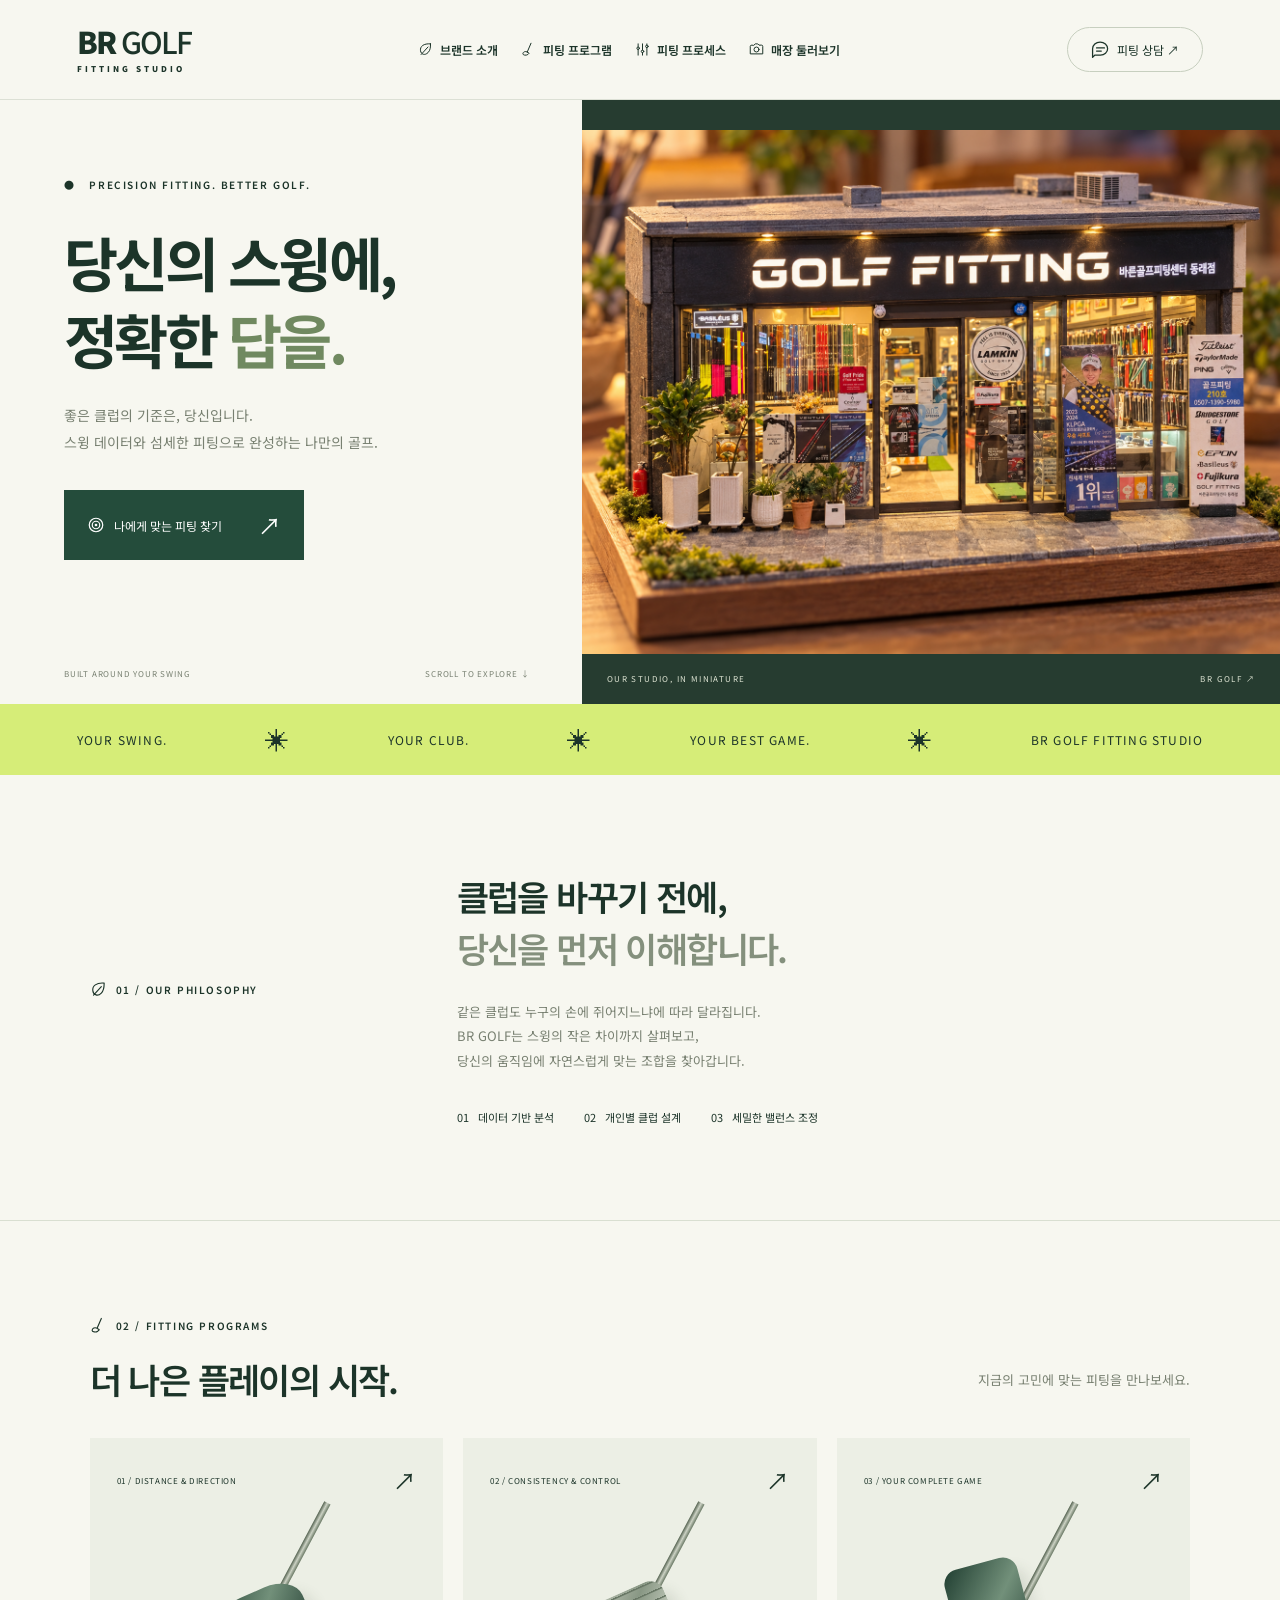
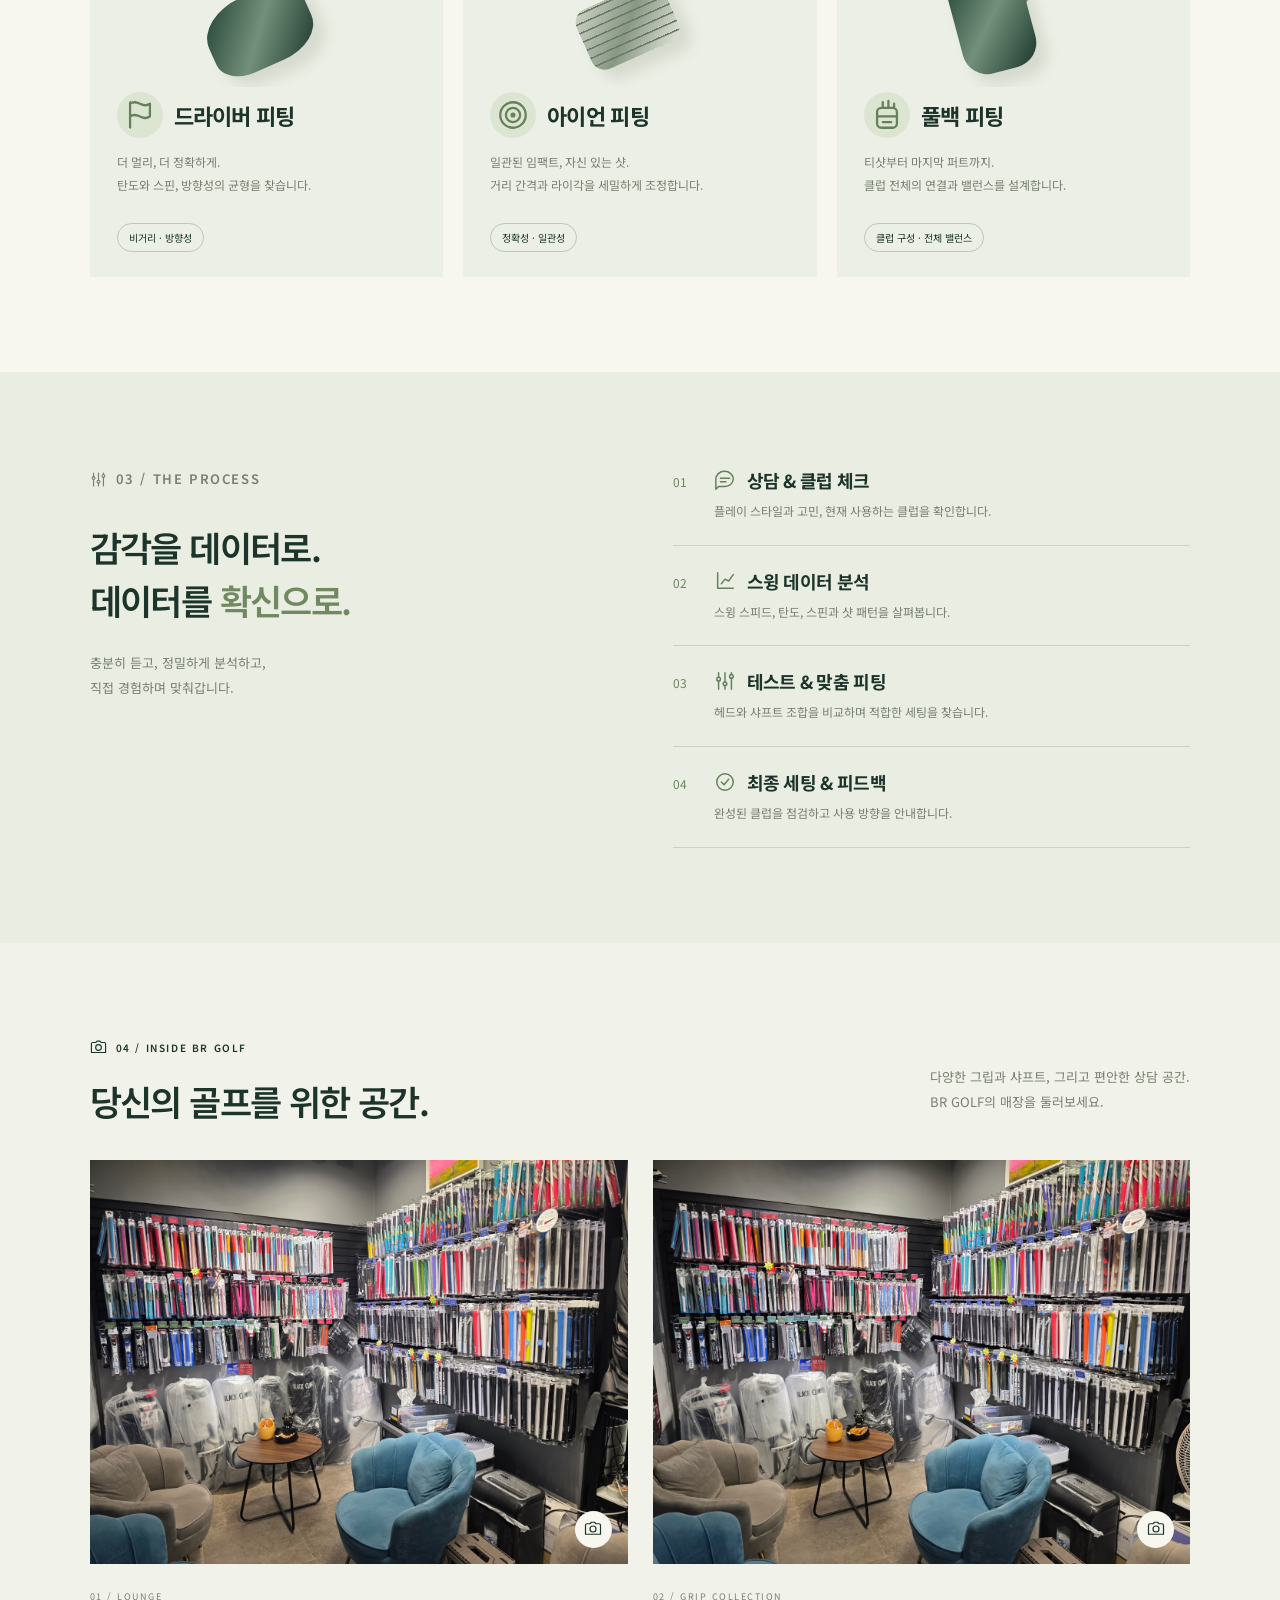
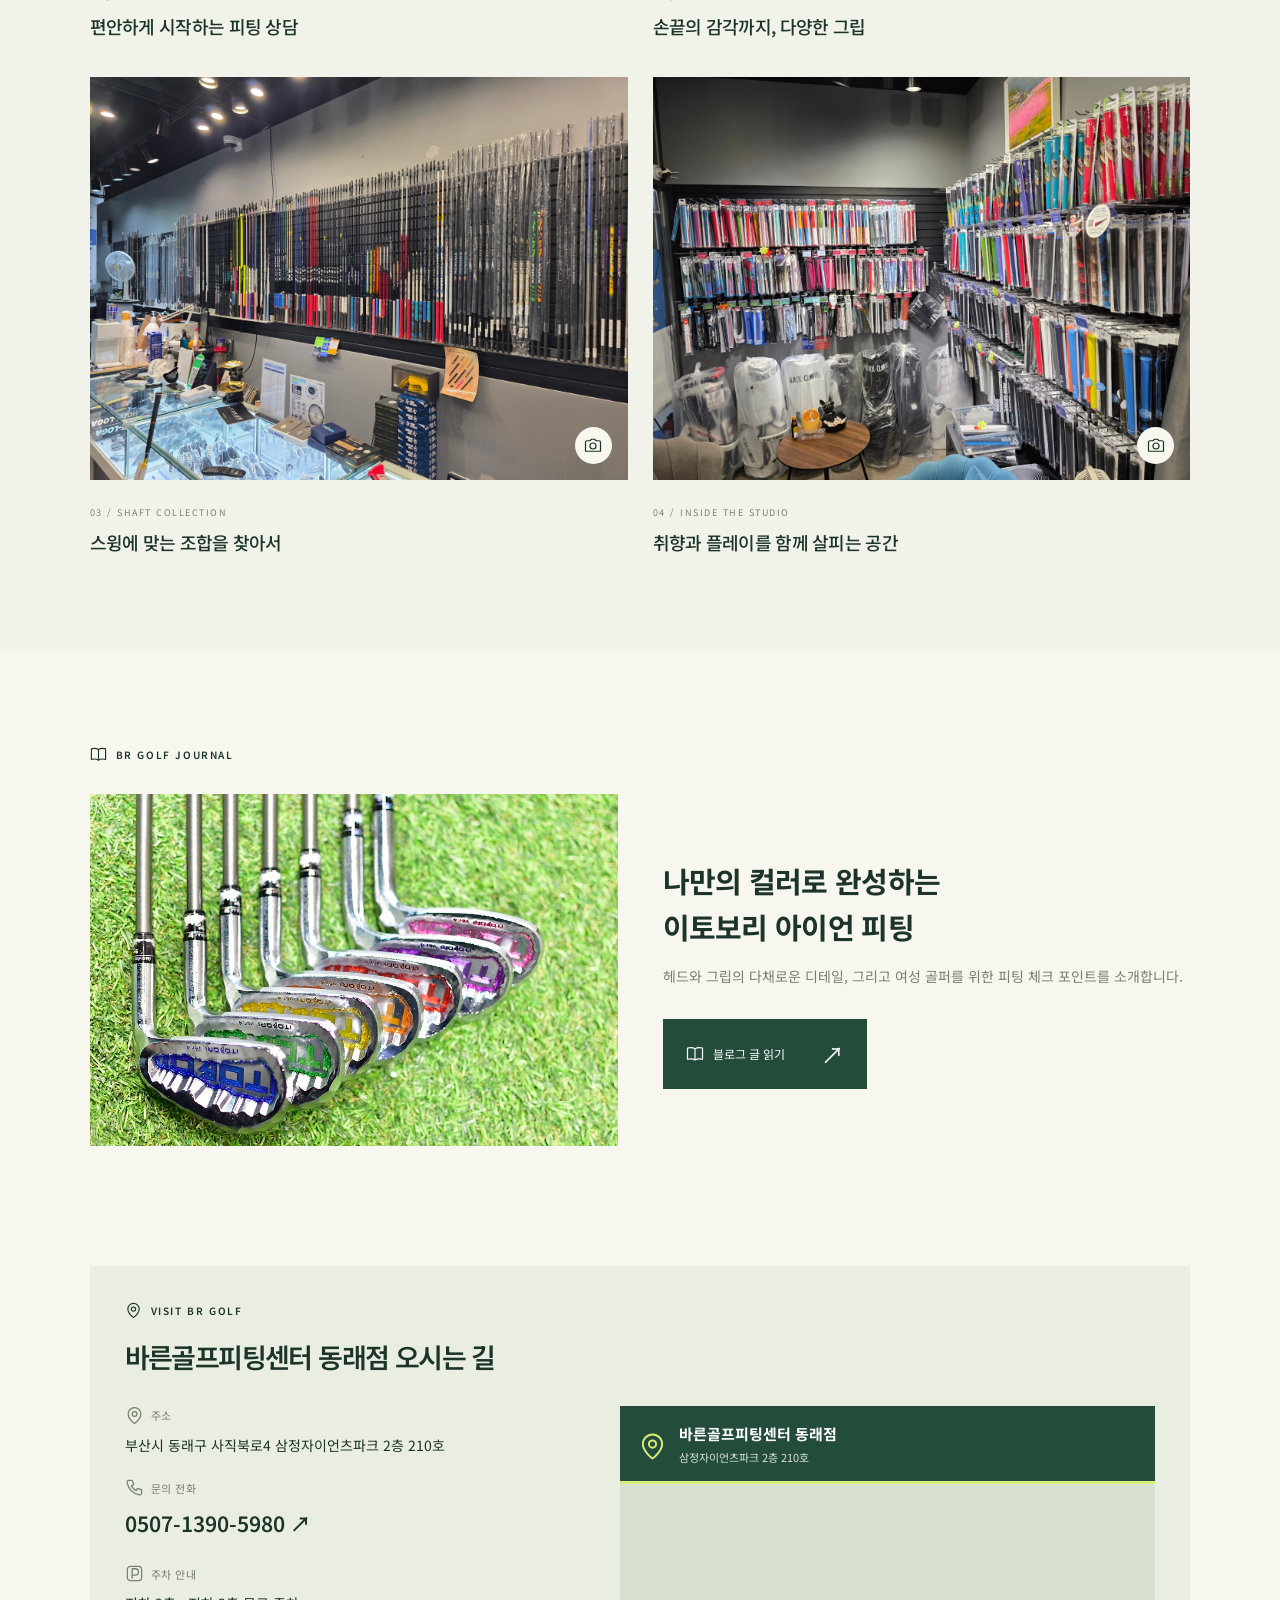
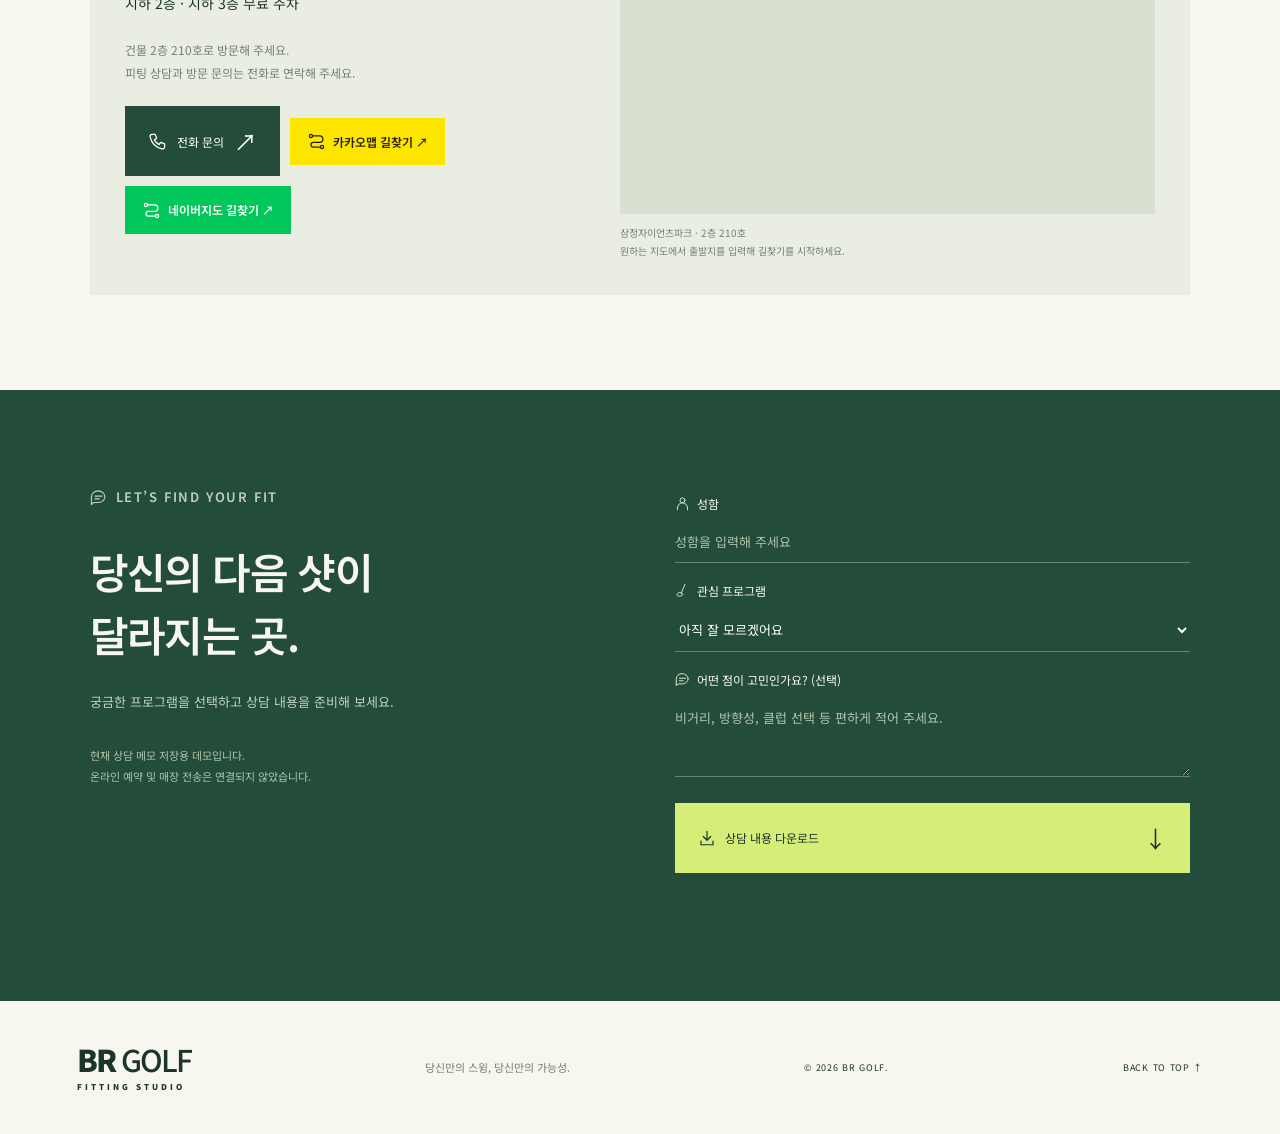
<file: index.html>
<!doctype html><html lang="ko"><head><meta charset="utf-8"><meta name="viewport" content="width=device-width, initial-scale=1"><meta name="description" content="BR GOLF 스윙 데이터에서 시작하는 맞춤 골프 피팅"><title>BR GOLF | 당신의 스윙에, 정확한 답을.</title><link rel="stylesheet" href="style.css"><script src="script.js" defer></script></head><body>
<header><a class="logo" href="#">BR<span>GOLF</span><small>FITTING STUDIO</small></a><nav aria-label="주 메뉴"><a href="#about"><svg class="ui-icon " viewBox="0 0 24 24" fill="none" stroke="currentColor" stroke-width="1.6" stroke-linecap="round" stroke-linejoin="round" aria-hidden="true" focusable="false"><path d="M20 3C9 2 3 7 4 14c1 6 7 8 12 3 4-4 4-9 4-14ZM5 20 16 8"/></svg>브랜드 소개</a><a href="https://brgolf.github.io/fitting-works/"><svg class="ui-icon " viewBox="0 0 24 24" fill="none" stroke="currentColor" stroke-width="1.6" stroke-linecap="round" stroke-linejoin="round" aria-hidden="true" focusable="false"><path d="m16 2-6 14M10 16c-3-2-7 0-7 3 0 2 5 3 8 1l2-2-3-2Z"/></svg>피팅 프로그램</a><a href="#process"><svg class="ui-icon " viewBox="0 0 24 24" fill="none" stroke="currentColor" stroke-width="1.6" stroke-linecap="round" stroke-linejoin="round" aria-hidden="true" focusable="false"><path d="M5 3v5m0 4v9M12 3v10m0 4v4M19 3v2m0 4v12"/><circle cx="5" cy="10" r="2"/><circle cx="12" cy="15" r="2"/><circle cx="19" cy="7" r="2"/></svg>피팅 프로세스</a><a href="#studio"><svg class="ui-icon " viewBox="0 0 24 24" fill="none" stroke="currentColor" stroke-width="1.6" stroke-linecap="round" stroke-linejoin="round" aria-hidden="true" focusable="false"><path d="m8 5 2-2h4l2 2h4a2 2 0 0 1 2 2v12H2V7a2 2 0 0 1 2-2Z"/><circle cx="12" cy="12" r="4"/></svg>매장 둘러보기</a></nav><a class="nav-button" href="#contact"><svg class="ui-icon " viewBox="0 0 24 24" fill="none" stroke="currentColor" stroke-width="1.6" stroke-linecap="round" stroke-linejoin="round" aria-hidden="true" focusable="false"><path d="M21 11a9 8 0 0 1-9 8H5l-3 3V11a9 8 0 0 1 19 0Z"/><path d="M7 10h10M7 14h6"/></svg>피팅 상담 ↗</a></header>
<main><section class="hero"><div class="hero-copy"><p class="eyebrow">● &nbsp; PRECISION FITTING. BETTER GOLF.</p><h1>당신의 스윙에,<br>정확한 <em>답을.</em></h1><p class="lead">좋은 클럽의 기준은, 당신입니다.<br>스윙 데이터와 섬세한 피팅으로 완성하는 나만의 골프.</p><a class="button" href="#programs"><span class="button-label"><svg class="ui-icon " viewBox="0 0 24 24" fill="none" stroke="currentColor" stroke-width="1.6" stroke-linecap="round" stroke-linejoin="round" aria-hidden="true" focusable="false"><circle cx="12" cy="12" r="9"/><circle cx="12" cy="12" r="5"/><circle cx="12" cy="12" r="1"/></svg>나에게 맞는 피팅 찾기</span> <span>↗</span></a><div class="hero-bottom"><span>BUILT AROUND YOUR SWING</span><a href="#about">SCROLL TO EXPLORE ↓</a></div></div><div class="visual visual-store"><img class="store-image" src="assets/store-diorama.png" width="1448" height="1086" fetchpriority="high" alt="바른골프피팅센터 동래점의 간판과 클럽 진열대, 화분을 표현한 따뜻한 미니어처 디오라마"><div class="store-caption"><span>OUR STUDIO, IN MINIATURE</span><span>BR GOLF ↗</span></div></div></section>
<div class="ticker"><span>YOUR SWING.</span><b>✳</b><span>YOUR CLUB.</span><b>✳</b><span>YOUR BEST GAME.</span><b>✳</b><span>BR GOLF FITTING STUDIO</span></div>
<section class="about section" id="about"><p class="eyebrow"><svg class="ui-icon " viewBox="0 0 24 24" fill="none" stroke="currentColor" stroke-width="1.6" stroke-linecap="round" stroke-linejoin="round" aria-hidden="true" focusable="false"><path d="M20 3C9 2 3 7 4 14c1 6 7 8 12 3 4-4 4-9 4-14ZM5 20 16 8"/></svg>01 / OUR PHILOSOPHY</p><div><h2>클럽을 바꾸기 전에,<br><span>당신을 먼저 이해합니다.</span></h2><p>같은 클럽도 누구의 손에 쥐어지느냐에 따라 달라집니다.<br>BR GOLF는 스윙의 작은 차이까지 살펴보고,<br>당신의 움직임에 자연스럽게 맞는 조합을 찾아갑니다.</p><div class="principles"><span>01 &nbsp; 데이터 기반 분석</span><span>02 &nbsp; 개인별 클럽 설계</span><span>03 &nbsp; 세밀한 밸런스 조정</span></div></div></section>
<section class="section" id="programs"><div class="section-top"><div><p class="eyebrow"><svg class="ui-icon " viewBox="0 0 24 24" fill="none" stroke="currentColor" stroke-width="1.6" stroke-linecap="round" stroke-linejoin="round" aria-hidden="true" focusable="false"><path d="m16 2-6 14M10 16c-3-2-7 0-7 3 0 2 5 3 8 1l2-2-3-2Z"/></svg>02 / FITTING PROGRAMS</p><h2>더 나은 플레이의 시작.</h2></div><p>지금의 고민에 맞는 피팅을 만나보세요.</p></div><div class="cards">
<a class="card" href="#contact" data-program="드라이버 피팅"><div class="card-top">01 / DISTANCE & DIRECTION <span>↗</span></div><div class="mini driver"><i></i></div><h3 class="icon-heading"><svg class="ui-icon heading-icon" viewBox="0 0 24 24" fill="none" stroke="currentColor" stroke-width="1.6" stroke-linecap="round" stroke-linejoin="round" aria-hidden="true" focusable="false"><path d="M5 21V3m0 1c5-4 9 4 14 0v9c-5 4-9-4-14 0"/></svg>드라이버 피팅</h3><p>더 멀리, 더 정확하게.<br>탄도와 스핀, 방향성의 균형을 찾습니다.</p><span class="tag">비거리 · 방향성</span></a>
<a class="card" href="#contact" data-program="아이언 피팅"><div class="card-top">02 / CONSISTENCY & CONTROL <span>↗</span></div><div class="mini iron"><i></i></div><h3 class="icon-heading"><svg class="ui-icon heading-icon" viewBox="0 0 24 24" fill="none" stroke="currentColor" stroke-width="1.6" stroke-linecap="round" stroke-linejoin="round" aria-hidden="true" focusable="false"><circle cx="12" cy="12" r="9"/><circle cx="12" cy="12" r="5"/><circle cx="12" cy="12" r="1"/></svg>아이언 피팅</h3><p>일관된 임팩트, 자신 있는 샷.<br>거리 간격과 라이각을 세밀하게 조정합니다.</p><span class="tag">정확성 · 일관성</span></a>
<a class="card" href="#contact" data-program="풀백 피팅"><div class="card-top">03 / YOUR COMPLETE GAME <span>↗</span></div><div class="mini full"><i></i></div><h3 class="icon-heading"><svg class="ui-icon heading-icon" viewBox="0 0 24 24" fill="none" stroke="currentColor" stroke-width="1.6" stroke-linecap="round" stroke-linejoin="round" aria-hidden="true" focusable="false"><rect x="5" y="7" width="14" height="14" rx="3"/><path d="M9 7V3m4 4V2m4 5V4M5 13h14M9 17h6"/></svg>풀백 피팅</h3><p>티샷부터 마지막 퍼트까지.<br>클럽 전체의 연결과 밸런스를 설계합니다.</p><span class="tag">클럽 구성 · 전체 밸런스</span></a></div></section>
<section class="process section" id="process"><div><p class="eyebrow"><svg class="ui-icon " viewBox="0 0 24 24" fill="none" stroke="currentColor" stroke-width="1.6" stroke-linecap="round" stroke-linejoin="round" aria-hidden="true" focusable="false"><path d="M5 3v5m0 4v9M12 3v10m0 4v4M19 3v2m0 4v12"/><circle cx="5" cy="10" r="2"/><circle cx="12" cy="15" r="2"/><circle cx="19" cy="7" r="2"/></svg>03 / THE PROCESS</p><h2>감각을 데이터로.<br>데이터를 <em>확신으로.</em></h2><p>충분히 듣고, 정밀하게 분석하고,<br>직접 경험하며 맞춰갑니다.</p></div><ol><li><span>01</span><div><h3 class="icon-heading"><svg class="ui-icon heading-icon" viewBox="0 0 24 24" fill="none" stroke="currentColor" stroke-width="1.6" stroke-linecap="round" stroke-linejoin="round" aria-hidden="true" focusable="false"><path d="M21 11a9 8 0 0 1-9 8H5l-3 3V11a9 8 0 0 1 19 0Z"/><path d="M7 10h10M7 14h6"/></svg>상담 & 클럽 체크</h3><p>플레이 스타일과 고민, 현재 사용하는 클럽을 확인합니다.</p></div></li><li><span>02</span><div><h3 class="icon-heading"><svg class="ui-icon heading-icon" viewBox="0 0 24 24" fill="none" stroke="currentColor" stroke-width="1.6" stroke-linecap="round" stroke-linejoin="round" aria-hidden="true" focusable="false"><path d="M4 3v17h17M8 15l4-5 4 2 5-7"/></svg>스윙 데이터 분석</h3><p>스윙 스피드, 탄도, 스핀과 샷 패턴을 살펴봅니다.</p></div></li><li><span>03</span><div><h3 class="icon-heading"><svg class="ui-icon heading-icon" viewBox="0 0 24 24" fill="none" stroke="currentColor" stroke-width="1.6" stroke-linecap="round" stroke-linejoin="round" aria-hidden="true" focusable="false"><path d="M5 3v5m0 4v9M12 3v10m0 4v4M19 3v2m0 4v12"/><circle cx="5" cy="10" r="2"/><circle cx="12" cy="15" r="2"/><circle cx="19" cy="7" r="2"/></svg>테스트 & 맞춤 피팅</h3><p>헤드와 샤프트 조합을 비교하며 적합한 세팅을 찾습니다.</p></div></li><li><span>04</span><div><h3 class="icon-heading"><svg class="ui-icon heading-icon" viewBox="0 0 24 24" fill="none" stroke="currentColor" stroke-width="1.6" stroke-linecap="round" stroke-linejoin="round" aria-hidden="true" focusable="false"><circle cx="12" cy="12" r="9"/><path d="m8 12 3 3 5-6"/></svg>최종 세팅 & 피드백</h3><p>완성된 클럽을 점검하고 사용 방향을 안내합니다.</p></div></li></ol></section>
<section class="studio section" id="studio" aria-labelledby="studio-title"><div class="section-top"><div><p class="eyebrow"><svg class="ui-icon " viewBox="0 0 24 24" fill="none" stroke="currentColor" stroke-width="1.6" stroke-linecap="round" stroke-linejoin="round" aria-hidden="true" focusable="false"><path d="m8 5 2-2h4l2 2h4a2 2 0 0 1 2 2v12H2V7a2 2 0 0 1 2-2Z"/><circle cx="12" cy="12" r="4"/></svg>04 / INSIDE BR GOLF</p><h2 id="studio-title">당신의 골프를 위한 공간.</h2></div><p>다양한 그립과 샤프트, 그리고 편안한 상담 공간.<br>BR GOLF의 매장을 둘러보세요.</p></div><div class="studio-grid"><figure class="studio-item"><button class="studio-photo" type="button" data-photo="assets/studio-lounge.jpg" aria-label="그립 진열대와 편안한 상담 공간 크게 보기"><img src="assets/studio-lounge.jpg" width="1400" height="1050" loading="lazy" decoding="async" alt="그립 진열대와 편안한 상담 공간"><span class="photo-expand" aria-hidden="true"><svg class="ui-icon " viewBox="0 0 24 24" fill="none" stroke="currentColor" stroke-width="1.6" stroke-linecap="round" stroke-linejoin="round" aria-hidden="true" focusable="false"><path d="m8 5 2-2h4l2 2h4a2 2 0 0 1 2 2v12H2V7a2 2 0 0 1 2-2Z"/><circle cx="12" cy="12" r="4"/></svg></span></button><figcaption><span>01 / LOUNGE</span><h3>편안하게 시작하는 피팅 상담</h3></figcaption></figure><figure class="studio-item"><button class="studio-photo" type="button" data-photo="assets/studio-grips.jpg" aria-label="다양한 색상과 형태의 골프 그립 진열 크게 보기"><img src="assets/studio-grips.jpg" width="1400" height="1050" loading="lazy" decoding="async" alt="다양한 색상과 형태의 골프 그립 진열"><span class="photo-expand" aria-hidden="true"><svg class="ui-icon " viewBox="0 0 24 24" fill="none" stroke="currentColor" stroke-width="1.6" stroke-linecap="round" stroke-linejoin="round" aria-hidden="true" focusable="false"><path d="m8 5 2-2h4l2 2h4a2 2 0 0 1 2 2v12H2V7a2 2 0 0 1 2-2Z"/><circle cx="12" cy="12" r="4"/></svg></span></button><figcaption><span>02 / GRIP COLLECTION</span><h3>손끝의 감각까지, 다양한 그립</h3></figcaption></figure><figure class="studio-item"><button class="studio-photo" type="button" data-photo="assets/studio-shafts.jpg" aria-label="매장 벽면을 따라 정돈된 골프 샤프트와 용품 크게 보기"><img src="assets/studio-shafts.jpg" width="1400" height="1050" loading="lazy" decoding="async" alt="매장 벽면을 따라 정돈된 골프 샤프트와 용품"><span class="photo-expand" aria-hidden="true"><svg class="ui-icon " viewBox="0 0 24 24" fill="none" stroke="currentColor" stroke-width="1.6" stroke-linecap="round" stroke-linejoin="round" aria-hidden="true" focusable="false"><path d="m8 5 2-2h4l2 2h4a2 2 0 0 1 2 2v12H2V7a2 2 0 0 1 2-2Z"/><circle cx="12" cy="12" r="4"/></svg></span></button><figcaption><span>03 / SHAFT COLLECTION</span><h3>스윙에 맞는 조합을 찾아서</h3></figcaption></figure><figure class="studio-item"><button class="studio-photo" type="button" data-photo="assets/studio-detail.jpg" aria-label="골프 그립과 골프백이 진열된 매장 내부 크게 보기"><img src="assets/studio-detail.jpg" width="1400" height="1050" loading="lazy" decoding="async" alt="골프 그립과 골프백이 진열된 매장 내부"><span class="photo-expand" aria-hidden="true"><svg class="ui-icon " viewBox="0 0 24 24" fill="none" stroke="currentColor" stroke-width="1.6" stroke-linecap="round" stroke-linejoin="round" aria-hidden="true" focusable="false"><path d="m8 5 2-2h4l2 2h4a2 2 0 0 1 2 2v12H2V7a2 2 0 0 1 2-2Z"/><circle cx="12" cy="12" r="4"/></svg></span></button><figcaption><span>04 / INSIDE THE STUDIO</span><h3>취향과 플레이를 함께 살피는 공간</h3></figcaption></figure></div></section>
<section class="section" id="journal"><p class="eyebrow"><svg class="ui-icon " viewBox="0 0 24 24" fill="none" stroke="currentColor" stroke-width="1.6" stroke-linecap="round" stroke-linejoin="round" aria-hidden="true" focusable="false"><path d="M12 5c-3-2-6-2-10-1v15c4-1 7-1 10 1 3-2 6-2 10-1V4c-4-1-7-1-10 1Zm0 0v15"/></svg>BR GOLF JOURNAL</p><a class="journal-card" href="itobori-women-irons.html"><img src="assets/itobori-5.jpg" alt="다채로운 컬러의 이토보리 아이언" loading="lazy" width="966" height="644"><div><h3>나만의 컬러로 완성하는<br>이토보리 아이언 피팅</h3><p>헤드와 그립의 다채로운 디테일, 그리고 여성 골퍼를 위한 피팅 체크 포인트를 소개합니다.</p><span class="button"><span class="button-label"><svg class="ui-icon " viewBox="0 0 24 24" fill="none" stroke="currentColor" stroke-width="1.6" stroke-linecap="round" stroke-linejoin="round" aria-hidden="true" focusable="false"><path d="M12 5c-3-2-6-2-10-1v15c4-1 7-1 10 1 3-2 6-2 10-1V4c-4-1-7-1-10 1Zm0 0v15"/></svg>블로그 글 읽기</span> <span>↗</span></span></div></a></section>
<div class="section store-location" id="visit"><section class="visit-info" aria-labelledby="visit-title"><p class="eyebrow"><svg class="ui-icon " viewBox="0 0 24 24" fill="none" stroke="currentColor" stroke-width="1.6" stroke-linecap="round" stroke-linejoin="round" aria-hidden="true" focusable="false"><path d="M20 10c0 6-8 12-8 12S4 16 4 10a8 8 0 1 1 16 0Z"/><circle cx="12" cy="10" r="3"/></svg>VISIT BR GOLF</p><h2 id="visit-title">바른골프피팅센터 동래점 오시는 길</h2><div class="visit-grid"><div class="visit-details"><dl><dt><svg class="ui-icon " viewBox="0 0 24 24" fill="none" stroke="currentColor" stroke-width="1.6" stroke-linecap="round" stroke-linejoin="round" aria-hidden="true" focusable="false"><path d="M20 10c0 6-8 12-8 12S4 16 4 10a8 8 0 1 1 16 0Z"/><circle cx="12" cy="10" r="3"/></svg>주소</dt><dd>부산시 동래구 사직북로4 삼정자이언츠파크 2층 210호</dd><dt><svg class="ui-icon " viewBox="0 0 24 24" fill="none" stroke="currentColor" stroke-width="1.6" stroke-linecap="round" stroke-linejoin="round" aria-hidden="true" focusable="false"><path d="M5 3h4l2 5-3 2a15 15 0 0 0 6 6l2-3 5 2v4c0 2-2 3-4 2C9 19 5 15 3 7c-1-2 0-4 2-4Z"/></svg>문의 전화</dt><dd><a class="visit-phone" href="tel:050713905980">0507-1390-5980 ↗</a></dd><dt><svg class="ui-icon " viewBox="0 0 24 24" fill="none" stroke="currentColor" stroke-width="1.6" stroke-linecap="round" stroke-linejoin="round" aria-hidden="true" focusable="false"><rect x="3" y="3" width="18" height="18" rx="4"/><path d="M9 18V6h4a4 4 0 0 1 0 8H9"/></svg>주차 안내</dt><dd>지하 2층 · 지하 3층 무료 주차</dd></dl><p>건물 2층 210호로 방문해 주세요.<br>피팅 상담과 방문 문의는 전화로 연락해 주세요.</p><div class="visit-actions"><a class="button" href="tel:050713905980"><svg class="ui-icon " viewBox="0 0 24 24" fill="none" stroke="currentColor" stroke-width="1.6" stroke-linecap="round" stroke-linejoin="round" aria-hidden="true" focusable="false"><path d="M5 3h4l2 5-3 2a15 15 0 0 0 6 6l2-3 5 2v4c0 2-2 3-4 2C9 19 5 15 3 7c-1-2 0-4 2-4Z"/></svg>전화 문의 <span>↗</span></a><a class="direction-button kakao-direction" href="https://map.kakao.com/link/to/%EB%B0%94%EB%A5%B8%EA%B3%A8%ED%94%84%ED%94%BC%ED%8C%85%EC%84%BC%ED%84%B0%20%EB%8F%99%EB%9E%98%EC%A0%90,35.1962645950225,129.06135929353" target="_blank" rel="noopener noreferrer"><svg class="ui-icon " viewBox="0 0 24 24" fill="none" stroke="currentColor" stroke-width="1.6" stroke-linecap="round" stroke-linejoin="round" aria-hidden="true" focusable="false"><circle cx="5" cy="5" r="2"/><circle cx="19" cy="19" r="2"/><path d="M7 5h9a4 4 0 0 1 0 8H8a3 3 0 0 0 0 6h9"/></svg>카카오맵 길찾기 ↗</a><a class="direction-button naver-direction" href="https://m.map.naver.com/route.nhn?menu=route&amp;ename=%EB%B0%94%EB%A5%B8%EA%B3%A8%ED%94%84%ED%94%BC%ED%8C%85%EC%84%BC%ED%84%B0%20%EB%8F%99%EB%9E%98%EC%A0%90&amp;ex=129.06135929353&amp;ey=35.1962645950225&amp;pathType=0" target="_blank" rel="noopener noreferrer"><svg class="ui-icon " viewBox="0 0 24 24" fill="none" stroke="currentColor" stroke-width="1.6" stroke-linecap="round" stroke-linejoin="round" aria-hidden="true" focusable="false"><circle cx="5" cy="5" r="2"/><circle cx="19" cy="19" r="2"/><path d="M7 5h9a4 4 0 0 1 0 8H8a3 3 0 0 0 0 6h9"/></svg>네이버지도 길찾기 ↗</a></div></div><div class="visit-map"><div class="map-store-label"><span class="map-pin"><svg class="ui-icon " viewBox="0 0 24 24" fill="none" stroke="currentColor" stroke-width="1.6" stroke-linecap="round" stroke-linejoin="round" aria-hidden="true" focusable="false"><path d="M20 10c0 6-8 12-8 12S4 16 4 10a8 8 0 1 1 16 0Z"/><circle cx="12" cy="10" r="3"/></svg></span><div><strong>바른골프피팅센터 동래점</strong><small>삼정자이언츠파크 2층 210호</small></div></div><iframe title="바른골프피팅센터 동래점 위치 지도 — 삼정자이언츠파크" src="https://maps.google.com/maps?q=%EB%B0%94%EB%A5%B8%EA%B3%A8%ED%94%84%ED%94%BC%ED%8C%85%EC%84%BC%ED%84%B0%20%EB%8F%99%EB%9E%98%EC%A0%90%20%EB%B6%80%EC%82%B0%20%EB%8F%99%EB%9E%98%EA%B5%AC%20%EC%82%AC%EC%A7%81%EB%B6%81%EB%A1%9C%204&amp;output=embed&amp;hl=ko&amp;z=17" width="600" height="380" loading="lazy" referrerpolicy="no-referrer-when-downgrade" allowfullscreen></iframe><p>삼정자이언츠파크 · 2층 210호<br>원하는 지도에서 출발지를 입력해 길찾기를 시작하세요.</p></div></div></section></div>
<section class="contact section" id="contact"><div><p class="eyebrow"><svg class="ui-icon " viewBox="0 0 24 24" fill="none" stroke="currentColor" stroke-width="1.6" stroke-linecap="round" stroke-linejoin="round" aria-hidden="true" focusable="false"><path d="M21 11a9 8 0 0 1-9 8H5l-3 3V11a9 8 0 0 1 19 0Z"/><path d="M7 10h10M7 14h6"/></svg>LET’S FIND YOUR FIT</p><h2>당신의 다음 샷이<br>달라지는 곳.</h2><p>궁금한 프로그램을 선택하고 상담 내용을 준비해 보세요.</p><p class="note">현재 상담 메모 저장용 데모입니다.<br>온라인 예약 및 매장 전송은 연결되지 않았습니다.</p></div><form id="consult"><label for="name"><svg class="ui-icon " viewBox="0 0 24 24" fill="none" stroke="currentColor" stroke-width="1.6" stroke-linecap="round" stroke-linejoin="round" aria-hidden="true" focusable="false"><circle cx="12" cy="7" r="4"/><path d="M4 22v-3a8 8 0 0 1 16 0v3"/></svg>성함</label><input id="name" name="name" autocomplete="name" required maxlength="30" placeholder="성함을 입력해 주세요"><label for="program"><svg class="ui-icon " viewBox="0 0 24 24" fill="none" stroke="currentColor" stroke-width="1.6" stroke-linecap="round" stroke-linejoin="round" aria-hidden="true" focusable="false"><path d="m16 2-6 14M10 16c-3-2-7 0-7 3 0 2 5 3 8 1l2-2-3-2Z"/></svg>관심 프로그램</label><select id="program" name="program"><option>아직 잘 모르겠어요</option><option>드라이버 피팅</option><option>아이언 피팅</option><option>풀백 피팅</option></select><label for="message"><svg class="ui-icon " viewBox="0 0 24 24" fill="none" stroke="currentColor" stroke-width="1.6" stroke-linecap="round" stroke-linejoin="round" aria-hidden="true" focusable="false"><path d="M21 11a9 8 0 0 1-9 8H5l-3 3V11a9 8 0 0 1 19 0Z"/><path d="M7 10h10M7 14h6"/></svg>어떤 점이 고민인가요? (선택)</label><textarea id="message" name="message" rows="3" maxlength="1000" placeholder="비거리, 방향성, 클럽 선택 등 편하게 적어 주세요."></textarea><button class="button" type="submit"><span class="button-label"><svg class="ui-icon " viewBox="0 0 24 24" fill="none" stroke="currentColor" stroke-width="1.6" stroke-linecap="round" stroke-linejoin="round" aria-hidden="true" focusable="false"><path d="M12 3v12m-5-5 5 5 5-5M4 16v5h16v-5"/></svg>상담 내용 다운로드</span> <span>↓</span></button><p id="status" role="status"></p></form></section></main>
<footer><a class="logo" href="#">BR<span>GOLF</span><small>FITTING STUDIO</small></a><p>당신만의 스윙, 당신만의 가능성.</p><span>© <span id="year">2026</span> BR GOLF.</span><a href="#">BACK TO TOP ↑</a></footer><dialog id="photo-dialog" class="photo-dialog" aria-label="매장 사진 크게 보기"><button class="photo-close" type="button" aria-label="사진 닫기" autofocus>닫기 ×</button><img id="photo-full" alt=""><p id="photo-caption"></p></dialog></body></html>
</file>
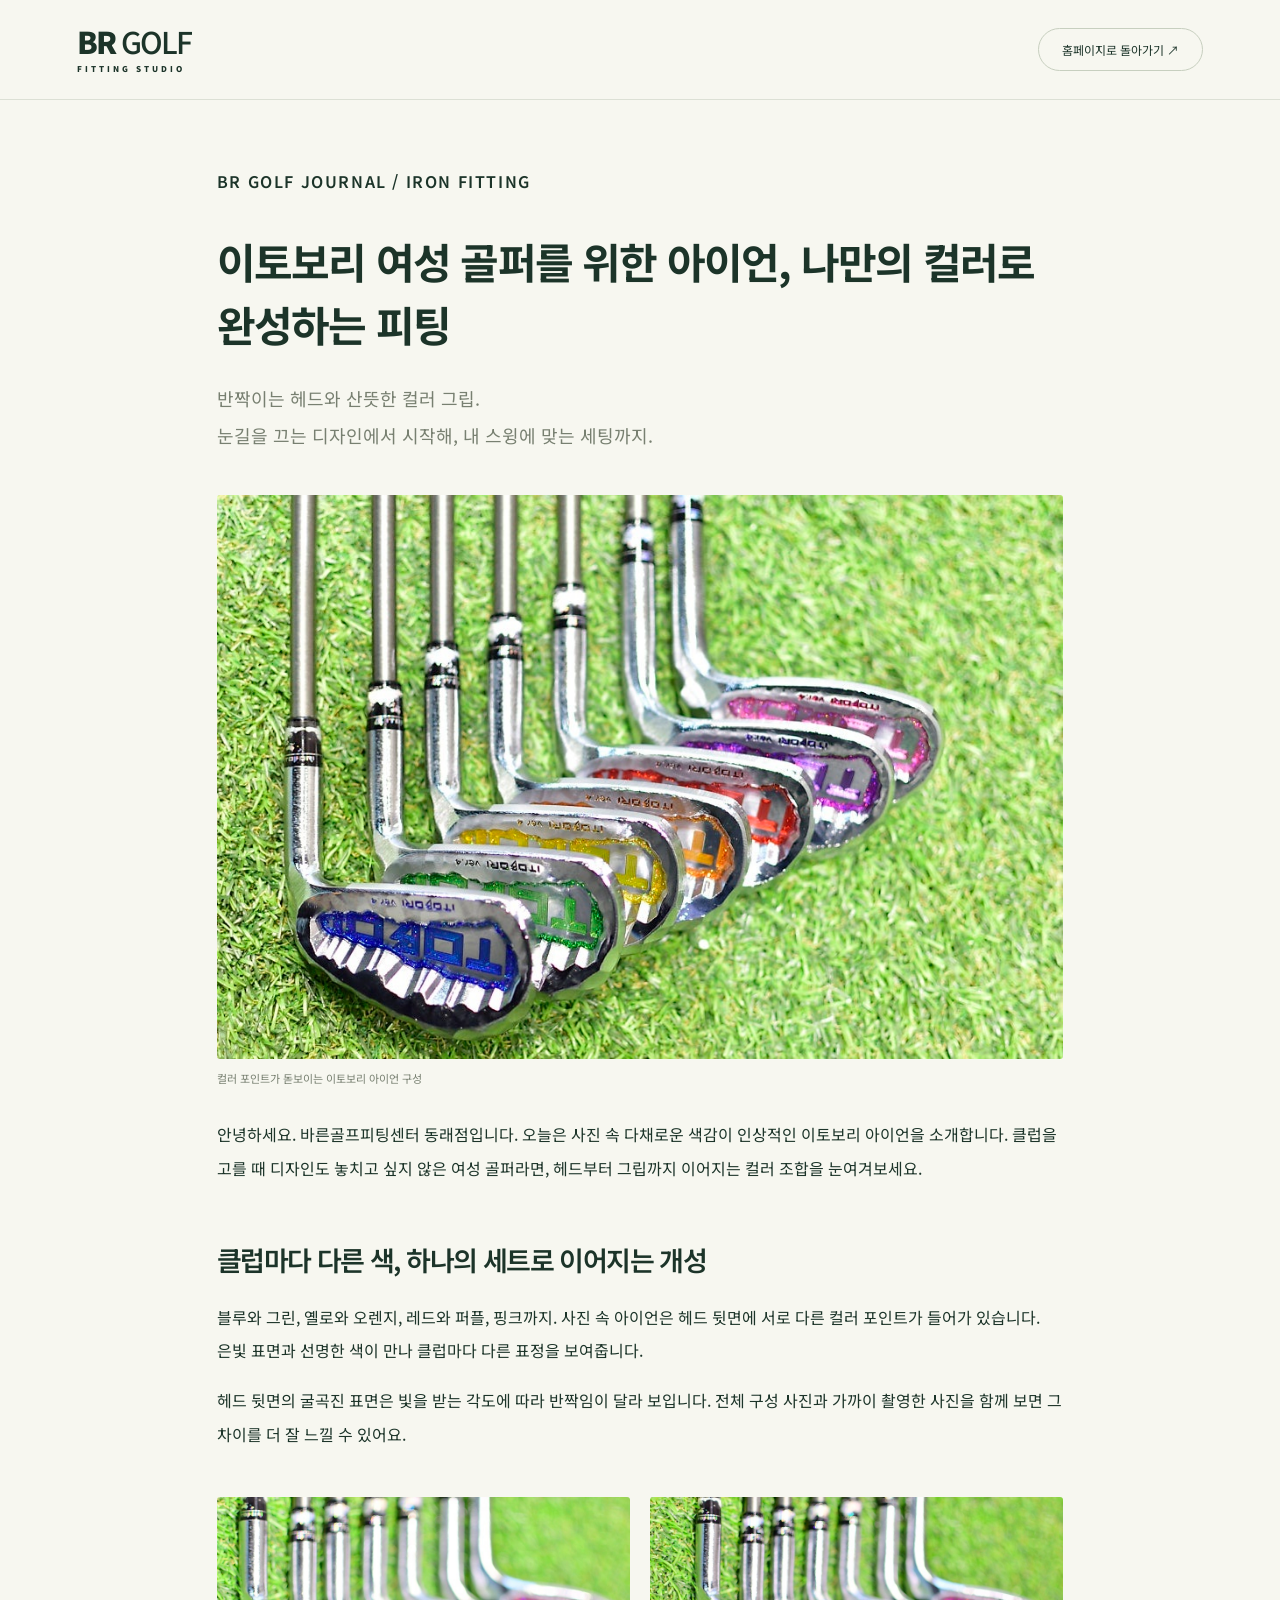
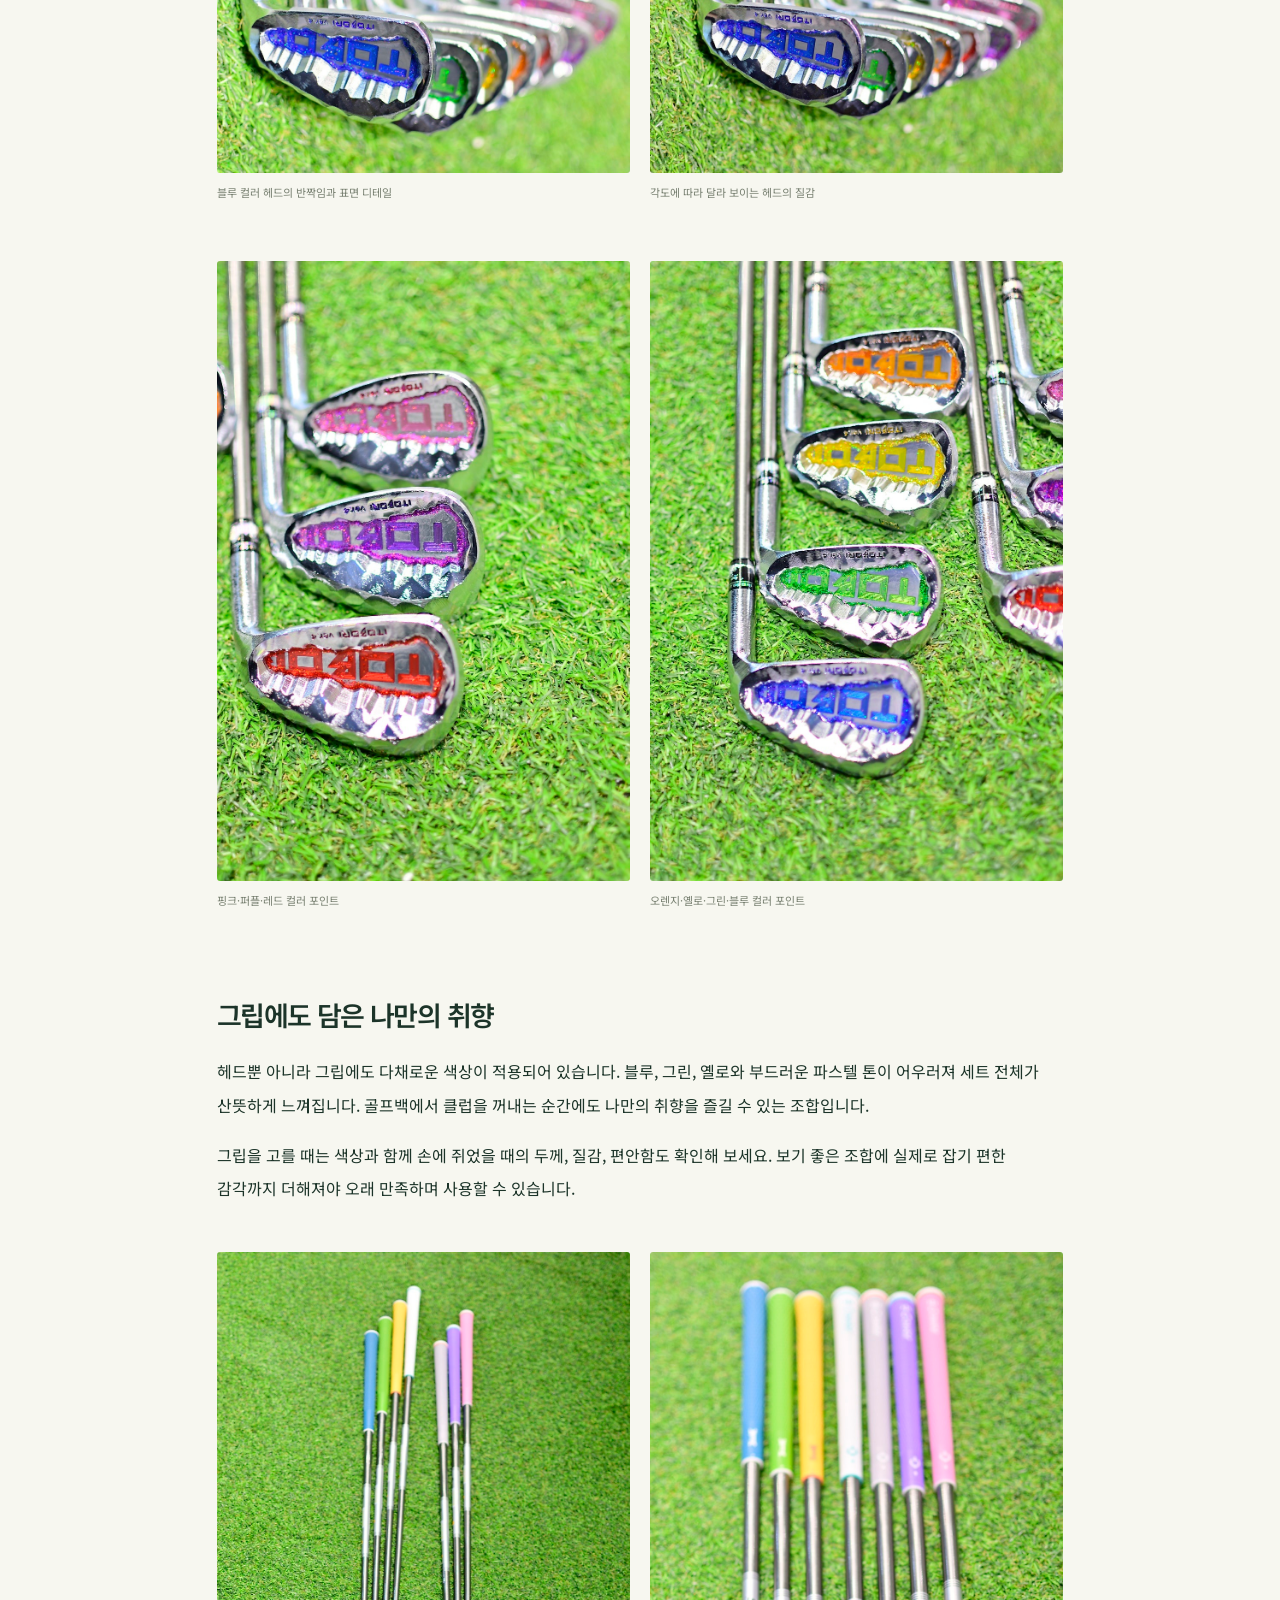
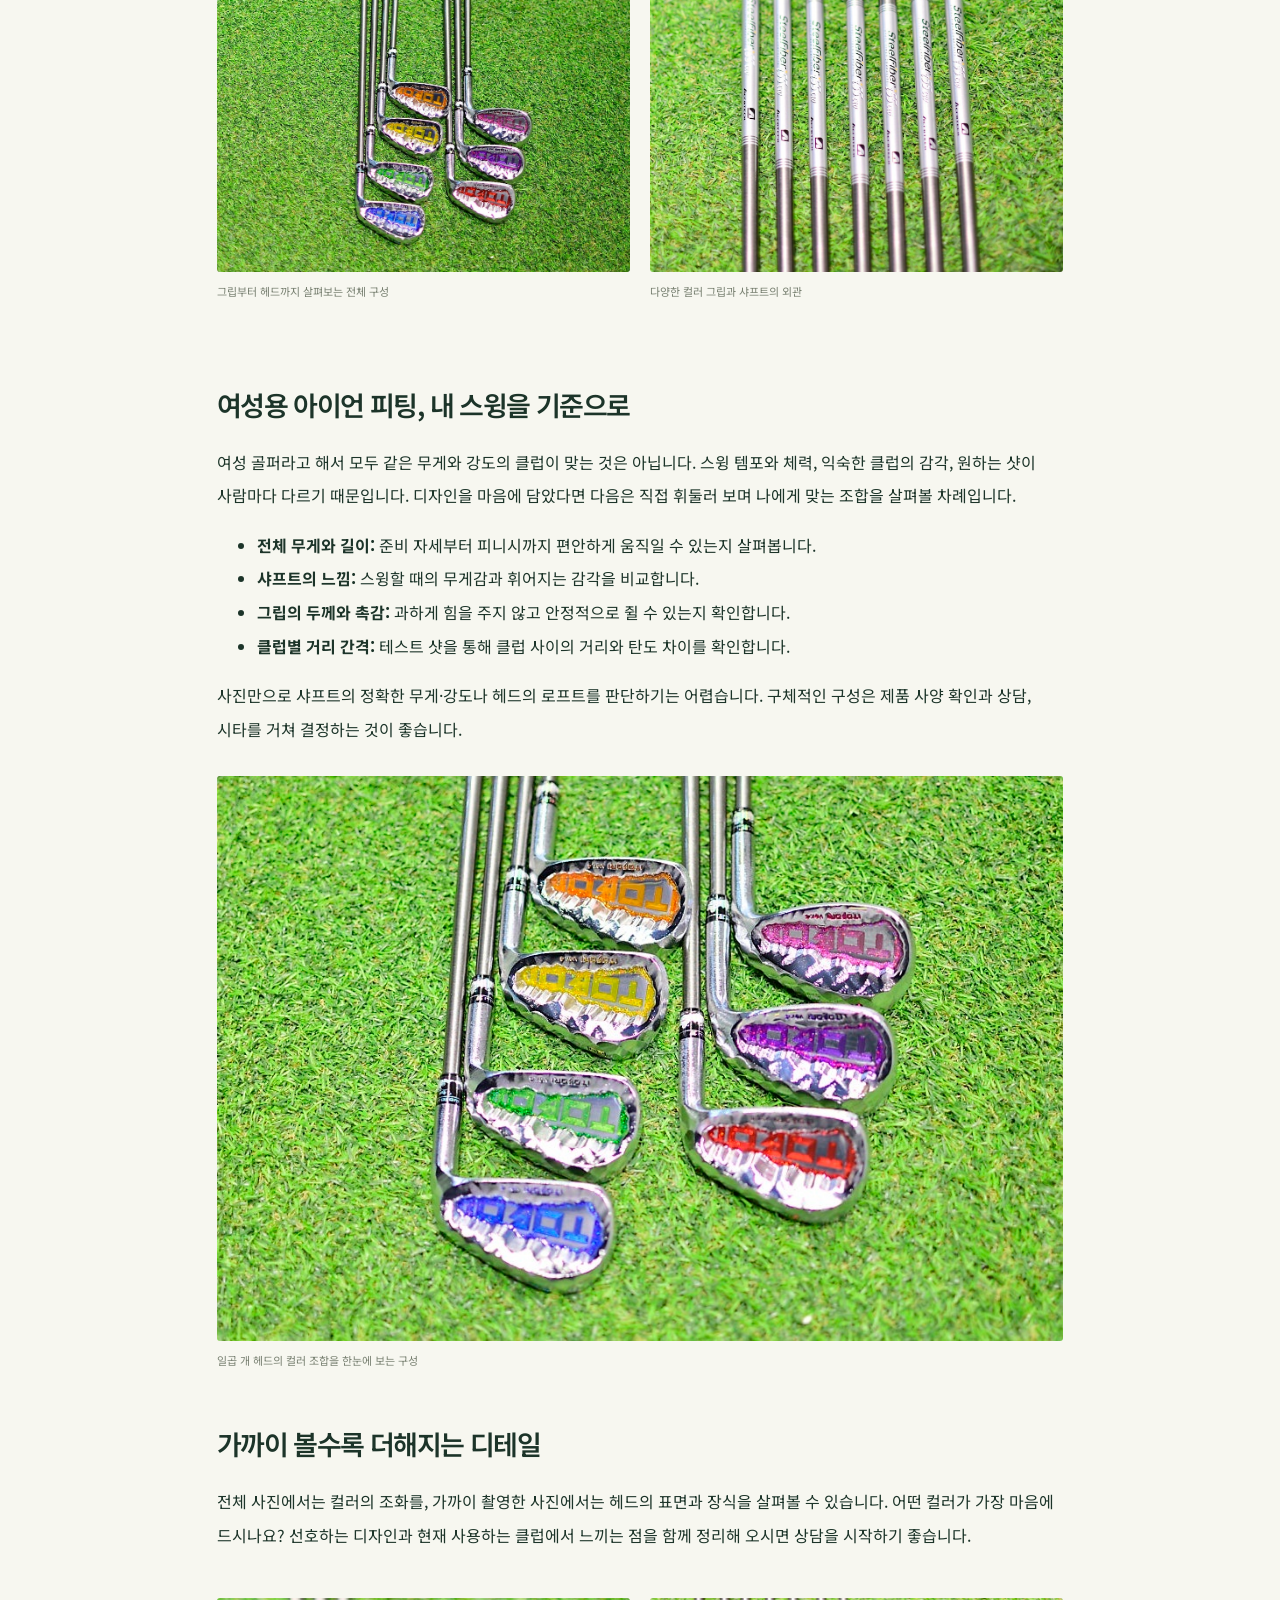
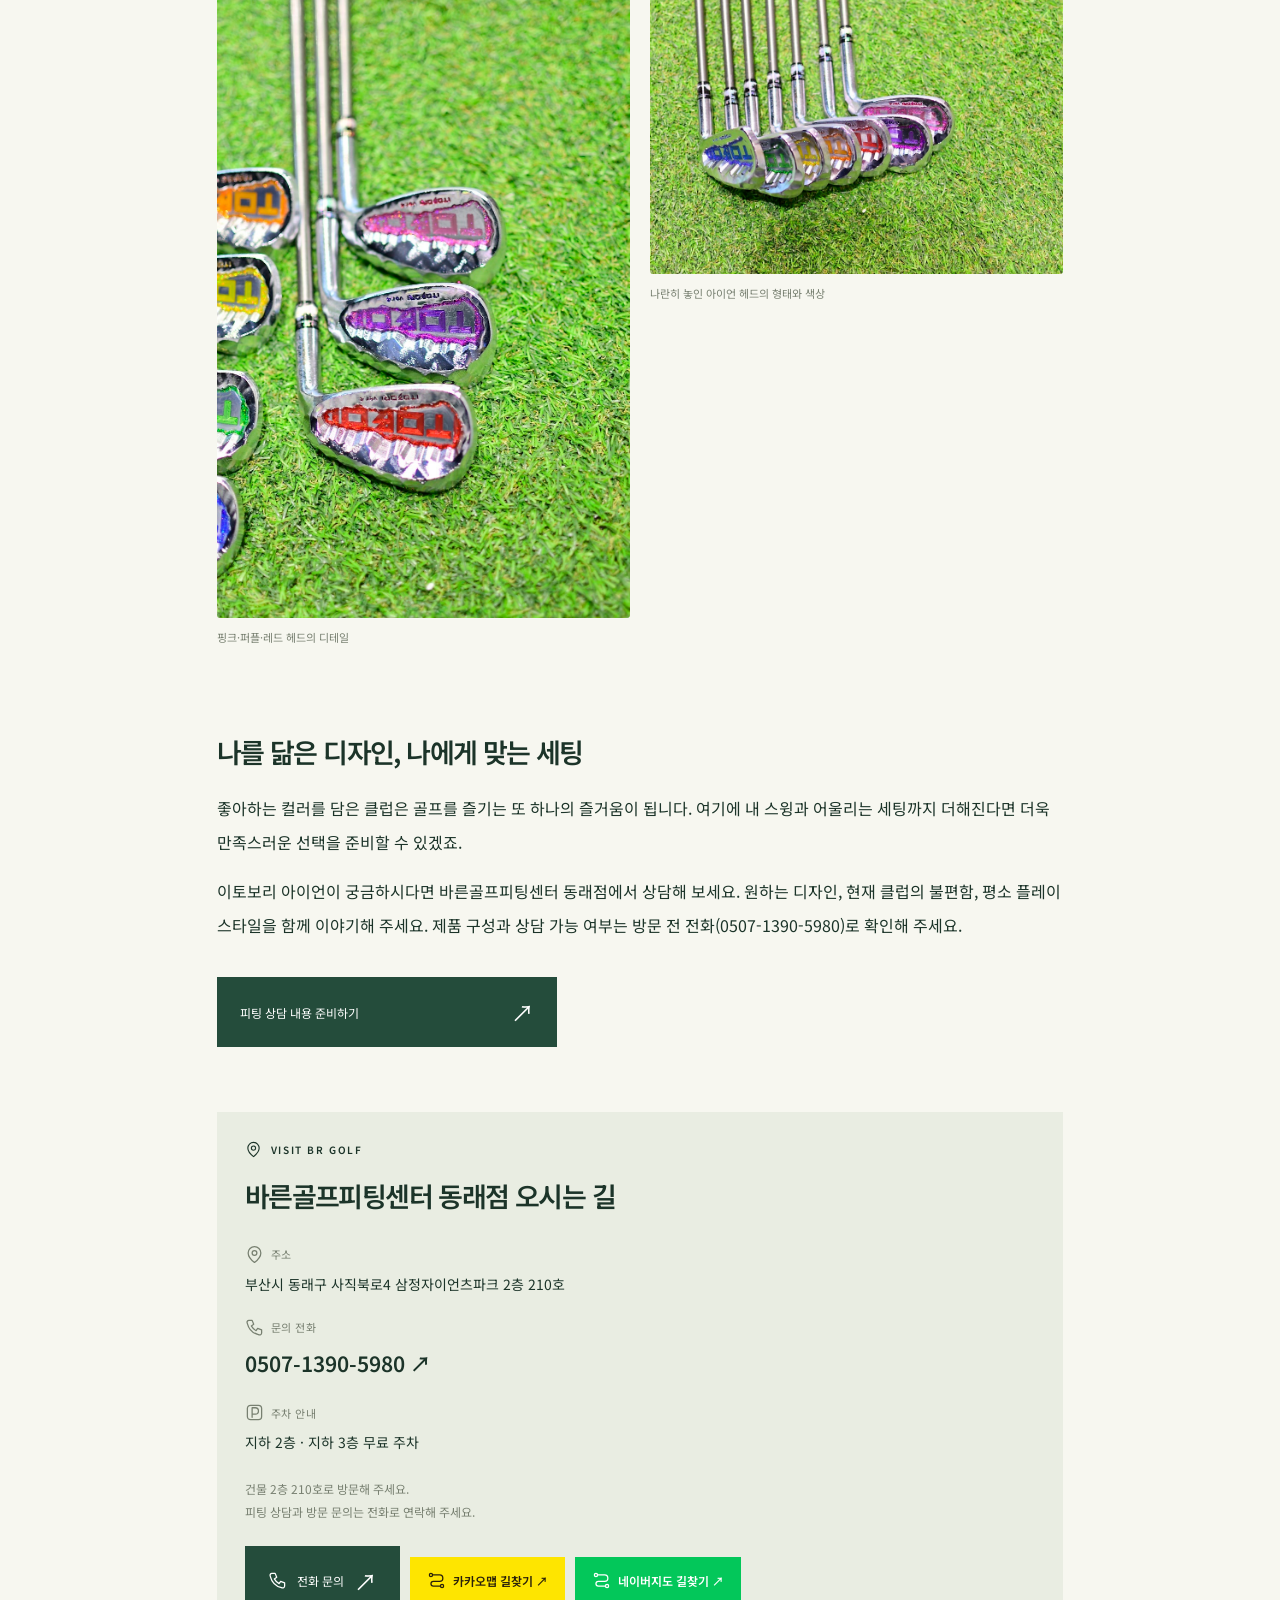
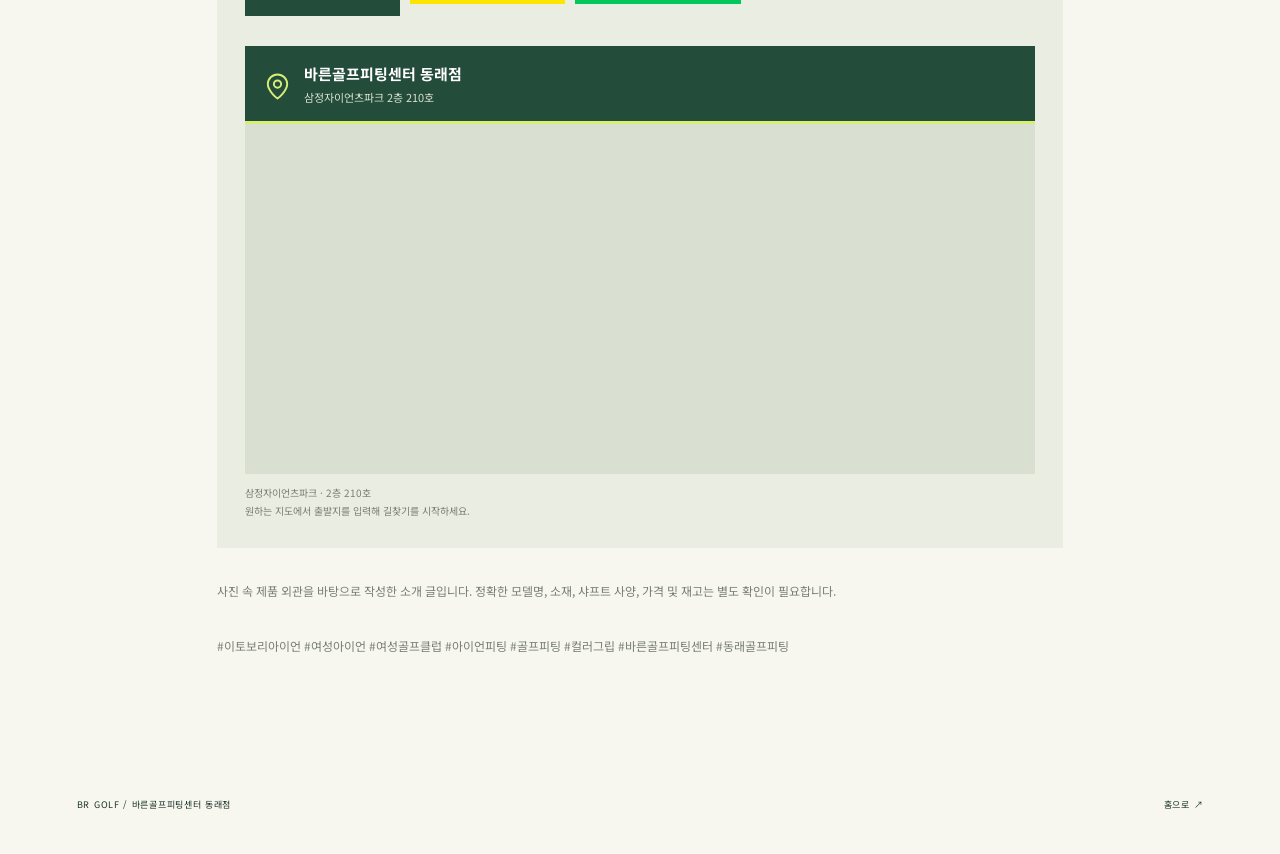
<file: itobori-women-irons.html>
<!doctype html><html lang="ko"><head><meta charset="utf-8"><meta name="viewport" content="width=device-width,initial-scale=1"><title>이토보리 여성 골퍼를 위한 아이언, 나만의 컬러로 완성하는 피팅 | BR GOLF</title><meta name="description" content="컬러 헤드와 그립이 돋보이는 이토보리 아이언 사진과 여성 골퍼를 위한 피팅 체크 포인트를 소개합니다."><link rel="stylesheet" href="style.css"></head><body><header><a class="logo" href="index.html">BR<span>GOLF</span><small>FITTING STUDIO</small></a><a class="nav-button" href="index.html#journal">홈페이지로 돌아가기 ↗</a></header><main><article class="journal"><p class="eyebrow">BR GOLF JOURNAL / IRON FITTING</p><h1>이토보리 여성 골퍼를 위한 아이언, 나만의 컬러로 완성하는 피팅</h1><p class="intro">반짝이는 헤드와 산뜻한 컬러 그립.<br>눈길을 끄는 디자인에서 시작해, 내 스윙에 맞는 세팅까지.</p><figure><img src="assets/itobori-5.jpg" alt="컬러 포인트가 돋보이는 이토보리 아이언 구성" loading="lazy"><figcaption>컬러 포인트가 돋보이는 이토보리 아이언 구성</figcaption></figure><p>안녕하세요. 바른골프피팅센터 동래점입니다. 오늘은 사진 속 다채로운 색감이 인상적인 이토보리 아이언을 소개합니다. 클럽을 고를 때 디자인도 놓치고 싶지 않은 여성 골퍼라면, 헤드부터 그립까지 이어지는 컬러 조합을 눈여겨보세요.</p><h2>클럽마다 다른 색, 하나의 세트로 이어지는 개성</h2><p>블루와 그린, 옐로와 오렌지, 레드와 퍼플, 핑크까지. 사진 속 아이언은 헤드 뒷면에 서로 다른 컬러 포인트가 들어가 있습니다. 은빛 표면과 선명한 색이 만나 클럽마다 다른 표정을 보여줍니다.</p><p>헤드 뒷면의 굴곡진 표면은 빛을 받는 각도에 따라 반짝임이 달라 보입니다. 전체 구성 사진과 가까이 촬영한 사진을 함께 보면 그 차이를 더 잘 느낄 수 있어요.</p><div class="photo-pair"><figure><img src="assets/itobori-1.jpg" alt="블루 컬러 헤드의 반짝임과 표면 디테일" loading="lazy"><figcaption>블루 컬러 헤드의 반짝임과 표면 디테일</figcaption></figure><figure><img src="assets/itobori-7.jpg" alt="각도에 따라 달라 보이는 헤드의 질감" loading="lazy"><figcaption>각도에 따라 달라 보이는 헤드의 질감</figcaption></figure></div><div class="photo-pair"><figure><img src="assets/itobori-8.jpg" alt="핑크·퍼플·레드 컬러 포인트" loading="lazy"><figcaption>핑크·퍼플·레드 컬러 포인트</figcaption></figure><figure><img src="assets/itobori-9.jpg" alt="오렌지·옐로·그린·블루 컬러 포인트" loading="lazy"><figcaption>오렌지·옐로·그린·블루 컬러 포인트</figcaption></figure></div><h2>그립에도 담은 나만의 취향</h2><p>헤드뿐 아니라 그립에도 다채로운 색상이 적용되어 있습니다. 블루, 그린, 옐로와 부드러운 파스텔 톤이 어우러져 세트 전체가 산뜻하게 느껴집니다. 골프백에서 클럽을 꺼내는 순간에도 나만의 취향을 즐길 수 있는 조합입니다.</p><p>그립을 고를 때는 색상과 함께 손에 쥐었을 때의 두께, 질감, 편안함도 확인해 보세요. 보기 좋은 조합에 실제로 잡기 편한 감각까지 더해져야 오래 만족하며 사용할 수 있습니다.</p><div class="photo-pair portrait-pair"><figure><img src="assets/itobori-2.jpg" alt="그립부터 헤드까지 살펴보는 전체 구성" loading="lazy"><figcaption>그립부터 헤드까지 살펴보는 전체 구성</figcaption></figure><figure><img src="assets/itobori-4.jpg" alt="다양한 컬러 그립과 샤프트의 외관" loading="lazy"><figcaption>다양한 컬러 그립과 샤프트의 외관</figcaption></figure></div><h2>여성용 아이언 피팅, 내 스윙을 기준으로</h2><p>여성 골퍼라고 해서 모두 같은 무게와 강도의 클럽이 맞는 것은 아닙니다. 스윙 템포와 체력, 익숙한 클럽의 감각, 원하는 샷이 사람마다 다르기 때문입니다. 디자인을 마음에 담았다면 다음은 직접 휘둘러 보며 나에게 맞는 조합을 살펴볼 차례입니다.</p><ul><li><strong>전체 무게와 길이:</strong> 준비 자세부터 피니시까지 편안하게 움직일 수 있는지 살펴봅니다.</li><li><strong>샤프트의 느낌:</strong> 스윙할 때의 무게감과 휘어지는 감각을 비교합니다.</li><li><strong>그립의 두께와 촉감:</strong> 과하게 힘을 주지 않고 안정적으로 쥘 수 있는지 확인합니다.</li><li><strong>클럽별 거리 간격:</strong> 테스트 샷을 통해 클럽 사이의 거리와 탄도 차이를 확인합니다.</li></ul><p>사진만으로 샤프트의 정확한 무게·강도나 헤드의 로프트를 판단하기는 어렵습니다. 구체적인 구성은 제품 사양 확인과 상담, 시타를 거쳐 결정하는 것이 좋습니다.</p><figure><img src="assets/itobori-10.jpg" alt="일곱 개 헤드의 컬러 조합을 한눈에 보는 구성" loading="lazy"><figcaption>일곱 개 헤드의 컬러 조합을 한눈에 보는 구성</figcaption></figure><h2>가까이 볼수록 더해지는 디테일</h2><p>전체 사진에서는 컬러의 조화를, 가까이 촬영한 사진에서는 헤드의 표면과 장식을 살펴볼 수 있습니다. 어떤 컬러가 가장 마음에 드시나요? 선호하는 디자인과 현재 사용하는 클럽에서 느끼는 점을 함께 정리해 오시면 상담을 시작하기 좋습니다.</p><div class="photo-pair"><figure><img src="assets/itobori-3.jpg" alt="핑크·퍼플·레드 헤드의 디테일" loading="lazy"><figcaption>핑크·퍼플·레드 헤드의 디테일</figcaption></figure><figure><img src="assets/itobori-6.jpg" alt="나란히 놓인 아이언 헤드의 형태와 색상" loading="lazy"><figcaption>나란히 놓인 아이언 헤드의 형태와 색상</figcaption></figure></div><h2>나를 닮은 디자인, 나에게 맞는 세팅</h2><p>좋아하는 컬러를 담은 클럽은 골프를 즐기는 또 하나의 즐거움이 됩니다. 여기에 내 스윙과 어울리는 세팅까지 더해진다면 더욱 만족스러운 선택을 준비할 수 있겠죠.</p><p>이토보리 아이언이 궁금하시다면 바른골프피팅센터 동래점에서 상담해 보세요. 원하는 디자인, 현재 클럽의 불편함, 평소 플레이 스타일을 함께 이야기해 주세요. 제품 구성과 상담 가능 여부는 방문 전 전화(0507-1390-5980)로 확인해 주세요.</p><a class="button" href="index.html#contact">피팅 상담 내용 준비하기 <span>↗</span></a><section class="visit-info" aria-labelledby="visit-title"><p class="eyebrow"><svg class="ui-icon " viewBox="0 0 24 24" fill="none" stroke="currentColor" stroke-width="1.6" stroke-linecap="round" stroke-linejoin="round" aria-hidden="true" focusable="false"><path d="M20 10c0 6-8 12-8 12S4 16 4 10a8 8 0 1 1 16 0Z"/><circle cx="12" cy="10" r="3"/></svg>VISIT BR GOLF</p><h2 id="visit-title">바른골프피팅센터 동래점 오시는 길</h2><div class="visit-grid"><div class="visit-details"><dl><dt><svg class="ui-icon " viewBox="0 0 24 24" fill="none" stroke="currentColor" stroke-width="1.6" stroke-linecap="round" stroke-linejoin="round" aria-hidden="true" focusable="false"><path d="M20 10c0 6-8 12-8 12S4 16 4 10a8 8 0 1 1 16 0Z"/><circle cx="12" cy="10" r="3"/></svg>주소</dt><dd>부산시 동래구 사직북로4 삼정자이언츠파크 2층 210호</dd><dt><svg class="ui-icon " viewBox="0 0 24 24" fill="none" stroke="currentColor" stroke-width="1.6" stroke-linecap="round" stroke-linejoin="round" aria-hidden="true" focusable="false"><path d="M5 3h4l2 5-3 2a15 15 0 0 0 6 6l2-3 5 2v4c0 2-2 3-4 2C9 19 5 15 3 7c-1-2 0-4 2-4Z"/></svg>문의 전화</dt><dd><a class="visit-phone" href="tel:050713905980">0507-1390-5980 ↗</a></dd><dt><svg class="ui-icon " viewBox="0 0 24 24" fill="none" stroke="currentColor" stroke-width="1.6" stroke-linecap="round" stroke-linejoin="round" aria-hidden="true" focusable="false"><rect x="3" y="3" width="18" height="18" rx="4"/><path d="M9 18V6h4a4 4 0 0 1 0 8H9"/></svg>주차 안내</dt><dd>지하 2층 · 지하 3층 무료 주차</dd></dl><p>건물 2층 210호로 방문해 주세요.<br>피팅 상담과 방문 문의는 전화로 연락해 주세요.</p><div class="visit-actions"><a class="button" href="tel:050713905980"><svg class="ui-icon " viewBox="0 0 24 24" fill="none" stroke="currentColor" stroke-width="1.6" stroke-linecap="round" stroke-linejoin="round" aria-hidden="true" focusable="false"><path d="M5 3h4l2 5-3 2a15 15 0 0 0 6 6l2-3 5 2v4c0 2-2 3-4 2C9 19 5 15 3 7c-1-2 0-4 2-4Z"/></svg>전화 문의 <span>↗</span></a><a class="direction-button kakao-direction" href="https://map.kakao.com/link/to/%EB%B0%94%EB%A5%B8%EA%B3%A8%ED%94%84%ED%94%BC%ED%8C%85%EC%84%BC%ED%84%B0%20%EB%8F%99%EB%9E%98%EC%A0%90,35.1962645950225,129.06135929353" target="_blank" rel="noopener noreferrer"><svg class="ui-icon " viewBox="0 0 24 24" fill="none" stroke="currentColor" stroke-width="1.6" stroke-linecap="round" stroke-linejoin="round" aria-hidden="true" focusable="false"><circle cx="5" cy="5" r="2"/><circle cx="19" cy="19" r="2"/><path d="M7 5h9a4 4 0 0 1 0 8H8a3 3 0 0 0 0 6h9"/></svg>카카오맵 길찾기 ↗</a><a class="direction-button naver-direction" href="https://m.map.naver.com/route.nhn?menu=route&amp;ename=%EB%B0%94%EB%A5%B8%EA%B3%A8%ED%94%84%ED%94%BC%ED%8C%85%EC%84%BC%ED%84%B0%20%EB%8F%99%EB%9E%98%EC%A0%90&amp;ex=129.06135929353&amp;ey=35.1962645950225&amp;pathType=0" target="_blank" rel="noopener noreferrer"><svg class="ui-icon " viewBox="0 0 24 24" fill="none" stroke="currentColor" stroke-width="1.6" stroke-linecap="round" stroke-linejoin="round" aria-hidden="true" focusable="false"><circle cx="5" cy="5" r="2"/><circle cx="19" cy="19" r="2"/><path d="M7 5h9a4 4 0 0 1 0 8H8a3 3 0 0 0 0 6h9"/></svg>네이버지도 길찾기 ↗</a></div></div><div class="visit-map"><div class="map-store-label"><span class="map-pin"><svg class="ui-icon " viewBox="0 0 24 24" fill="none" stroke="currentColor" stroke-width="1.6" stroke-linecap="round" stroke-linejoin="round" aria-hidden="true" focusable="false"><path d="M20 10c0 6-8 12-8 12S4 16 4 10a8 8 0 1 1 16 0Z"/><circle cx="12" cy="10" r="3"/></svg></span><div><strong>바른골프피팅센터 동래점</strong><small>삼정자이언츠파크 2층 210호</small></div></div><iframe title="바른골프피팅센터 동래점 위치 지도 — 삼정자이언츠파크" src="https://maps.google.com/maps?q=%EB%B0%94%EB%A5%B8%EA%B3%A8%ED%94%84%ED%94%BC%ED%8C%85%EC%84%BC%ED%84%B0%20%EB%8F%99%EB%9E%98%EC%A0%90%20%EB%B6%80%EC%82%B0%20%EB%8F%99%EB%9E%98%EA%B5%AC%20%EC%82%AC%EC%A7%81%EB%B6%81%EB%A1%9C%204&amp;output=embed&amp;hl=ko&amp;z=17" width="600" height="380" loading="lazy" referrerpolicy="no-referrer-when-downgrade" allowfullscreen></iframe><p>삼정자이언츠파크 · 2층 210호<br>원하는 지도에서 출발지를 입력해 길찾기를 시작하세요.</p></div></div></section><p class="article-note">사진 속 제품 외관을 바탕으로 작성한 소개 글입니다. 정확한 모델명, 소재, 샤프트 사양, 가격 및 재고는 별도 확인이 필요합니다.</p><p class="hashtags">#이토보리아이언 #여성아이언 #여성골프클럽 #아이언피팅 #골프피팅 #컬러그립 #바른골프피팅센터 #동래골프피팅</p></article></main><footer><span>BR GOLF / 바른골프피팅센터 동래점</span><a href="index.html">홈으로 ↗</a></footer></body></html>
</file>
<file: style.css>
@import url('https://fonts.googleapis.com/css2?family=Noto+Sans+KR:wght@400;500;600;700;900&display=swap');
:root{--ink:#1c3429;--green:#244c3b;--muted:#788071;--lime:#d6ed78;--paper:#f7f7f0}*{box-sizing:border-box}html{scroll-behavior:smooth;scroll-padding-top:30px}body{margin:0;background:var(--paper);color:var(--ink);font-family:'Noto Sans KR',Arial,sans-serif;word-break:keep-all}a{color:inherit;text-decoration:none}header{height:100px;padding:0 6%;display:flex;align-items:center;justify-content:space-between;border-bottom:1px solid #dce0d5;gap:25px}.logo{font-size:30px;letter-spacing:-2px;font-weight:900;line-height:1}.logo>span{font-weight:500;margin-left:6px}.logo small{display:block;font-size:8px;letter-spacing:3px;margin-top:9px}nav{display:flex;gap:35px;font-size:12px;font-weight:600}.nav-button{border:1px solid #c7cfbf;border-radius:30px;padding:12px 23px;font-size:12px}.hero{display:grid;grid-template-columns:1.1fr 1fr;min-height:640px}.hero-copy{padding:75px 9% 25px 11%;display:flex;flex-direction:column;align-items:flex-start}.eyebrow{font-size:10px;letter-spacing:1.6px;font-weight:600;margin:0 0 30px}h1{font-size:clamp(40px,4.6vw,74px);line-height:1.3;letter-spacing:-3.5px;margin:0 0 25px}em{font-style:normal;color:#708960}p{line-height:1.9}.lead{font-size:14px;color:var(--muted);margin:0 0 35px}.button{display:flex;justify-content:space-between;align-items:center;gap:36px;background:var(--green);color:white;padding:18px 23px;font:inherit;font-size:12px;border:0;cursor:pointer}.button:hover{background:#3b6248}.button span{font-size:23px}.hero-bottom{display:flex;justify-content:space-between;width:100%;gap:12px;margin-top:auto;padding-top:55px;font-size:8px;letter-spacing:.8px;color:var(--muted)}.visual{position:relative;overflow:hidden;min-height:590px;background:radial-gradient(ellipse at 70% 20%,#71886e,#345641 55%,#173c2c)}.visual:before{content:'';position:absolute;inset:0;background-image:linear-gradient(#ffffff08 1px,transparent 1px),linear-gradient(90deg,#ffffff08 1px,transparent 1px);background-size:65px 65px}.visual-label{position:absolute;top:32px;left:35px;color:#e6ecdc;font-size:10px;letter-spacing:2px;line-height:1.7}.ring{position:absolute;border:1px solid #cfe0c433;border-radius:50%;width:430px;height:430px;left:5%;top:130px}.second{width:560px;height:560px;left:-7%;top:65px}.shaft{position:absolute;width:16px;height:550px;top:-170px;left:65%;transform:rotate(29deg);background:linear-gradient(90deg,#273a2e,#d3dbca 45%,#889880 65%,#24352b);box-shadow:10px 10px 15px #14291d55}.club{position:absolute;width:255px;height:180px;top:315px;left:24%;border-radius:30% 45% 40% 32%;transform:rotate(-25deg);background:repeating-linear-gradient(0deg,transparent 0 9px,#26352c55 10px 11px),linear-gradient(125deg,#d4d9ce,#7b8a74 35%,#b6c0b1 56%,#e4e7dc 65%,#64715f);border:2px solid #a9b6a0;box-shadow:15px 26px 25px #0e231d66,inset 4px 7px 8px #eff4e1aa}.club b{position:absolute;right:30px;top:35px;font-size:46px;letter-spacing:-4px}.club small{position:absolute;bottom:27px;left:28px;font-size:9px;letter-spacing:2px}.ball{position:absolute;right:50px;bottom:68px;width:80px;height:80px;border-radius:50%;background:radial-gradient(circle at 30% 25%,#ffffef,#c2cabb 70%,#71816a);box-shadow:10px 16px 20px #0d2b20}.ball:after{content:'';position:absolute;inset:5px;border-radius:50%;background:radial-gradient(#51664c66 1px,transparent 2px);background-size:7px 7px}.visual-footer{position:absolute;bottom:25px;left:35px;right:35px;display:flex;justify-content:space-between;font-size:8px;letter-spacing:1.5px;color:#d2dec9}.ticker{display:flex;justify-content:space-between;align-items:center;gap:25px;white-space:nowrap;overflow:hidden;background:var(--lime);padding:18px 6%;font-size:12px;letter-spacing:1.2px}.ticker b{font-size:24px;font-weight:400}.section{padding:95px 7%}.about{display:grid;grid-template-columns:1fr 2fr;border-bottom:1px solid #d9dfd1}.about>.eyebrow{padding-top:15px}h2{font-size:35px;font-weight:600;line-height:1.5;letter-spacing:-1.6px;margin:0 0 25px}h2 span{color:#84907d}.about p:not(.eyebrow),.process p,.section-top>p{font-size:13px;color:var(--muted)}.principles{display:flex;gap:30px;margin-top:35px;font-size:11px}.section-top{display:flex;justify-content:space-between;align-items:flex-end;margin-bottom:33px}.section-top h2{margin:0}.section-top .eyebrow{margin-bottom:18px}.cards{display:grid;grid-template-columns:repeat(3,1fr);gap:20px}.card{padding:25px 27px 30px;background:#ecefe5;transition:transform .2s,background .2s}.card:hover{transform:translateY(-5px);background:#e2e9d6}.card-top{font-size:8px;letter-spacing:.6px;display:flex;justify-content:space-between;align-items:center}.card-top span{font-size:23px}.mini{height:190px;position:relative;overflow:hidden}.mini:before{content:'';position:absolute;width:7px;height:170px;left:56%;top:-4px;transform:rotate(28deg);background:linear-gradient(90deg,#52604e,#ccd2c4,#687763)}.mini i{position:absolute;width:107px;height:74px;left:30%;top:96px;border-radius:45% 30% 40% 30%;transform:rotate(-24deg);background:linear-gradient(130deg,#203e31,#72907a 50%,#1b352b);box-shadow:7px 13px 14px #344b3320}.iron i{width:95px;height:65px;border-radius:15px;background:repeating-linear-gradient(0deg,transparent 0 7px,#697866 8px 9px),linear-gradient(135deg,#d1d5c9,#889784,#e3e7da)}.full i{width:75px;height:110px;top:65px;border-radius:15px 15px 25px 25px;transform:rotate(-15deg)}h3{font-size:22px;letter-spacing:-.7px;margin:5px 0 13px}.card p{font-size:12px;color:var(--muted);margin-bottom:26px}.tag{font-size:10px;padding:6px 11px;border:1px solid #bdc8b4;border-radius:20px}.process{background:#e9ede2;display:grid;grid-template-columns:1fr 1fr;gap:65px}ol{padding:0;margin:0;list-style:none}.process li{display:flex;gap:27px;border-bottom:1px solid #cbd3c2;padding:22px 0}.process li:first-child{padding-top:0}.process li>span{font-size:12px;color:#6f8366;padding-top:6px}.process h3{font-size:18px;margin:0 0 7px}.process li p{font-size:12px;margin:0}.contact{display:grid;grid-template-columns:1fr 1fr;gap:70px;background:var(--green);color:var(--paper)}.contact h2{font-size:42px}.contact p{font-size:13px;color:#c0d1bd}.contact .note{font-size:11px;margin-top:30px;color:#afc3aa}form{display:flex;flex-direction:column;gap:9px}label{font-size:12px;margin-top:10px}input,select,textarea{font:inherit;font-size:13px;width:100%;border:0;border-bottom:1px solid #698470;background:transparent;color:white;padding:11px 0;border-radius:0}input::placeholder,textarea::placeholder{color:#afc3aa}select option{background:var(--green)}textarea{resize:vertical}form .button{margin-top:17px;background:var(--lime);color:var(--ink)}form .button:hover{background:#e7f5b1}#status{margin:0;min-height:24px}footer{display:flex;align-items:center;justify-content:space-between;gap:20px;padding:43px 6%}footer p{font-size:11px;color:var(--muted)}footer>span,footer>a:last-child{font-size:9px;letter-spacing:.7px}:focus-visible{outline:3px solid #9cb44e;outline-offset:5px}@media(min-width:1600px){body{max-width:1800px;margin:auto}}@media(max-width:950px){nav{gap:16px;font-size:11px}.hero-copy{padding:55px 8% 25px}.hero-bottom{flex-direction:column}.visual{min-height:550px}.club{left:10%;width:220px}.section{padding:70px 6%}.about{grid-template-columns:1fr}.principles{gap:20px}.card{padding:20px 17px}.section-top>p{font-size:11px}h2{font-size:30px}.process,.contact{gap:35px}.mini i{left:20%}.contact h2{font-size:35px}}@media(max-width:620px){header{height:80px}.logo{font-size:25px}.logo small{font-size:6px}nav{display:none}.nav-button{padding:10px 15px;font-size:11px}.hero{grid-template-columns:1fr}.hero-copy{padding:45px 7% 25px}h1{font-size:47px;letter-spacing:-2px}.eyebrow{font-size:9px}.lead{font-size:13px}.hero-bottom{flex-direction:row;padding-top:35px;font-size:7px}.visual{min-height:390px}.club{top:150px;left:25%;width:210px;height:150px}.shaft{height:400px;top:-180px;left:65%}.ball{width:65px;height:65px;bottom:50px}.ring{top:15px;width:350px;height:350px;left:10%}.second{width:450px;height:450px;top:-35px;left:-2%}.visual-label{font-size:8px}.ticker{justify-content:flex-start;font-size:9px;gap:22px;padding:14px 6%}.ticker b{font-size:18px}.section{padding:55px 7%}h2{font-size:28px;letter-spacing:-1.2px}.principles{flex-direction:column;gap:13px}.section-top{align-items:flex-start;flex-direction:column;gap:10px}.cards{grid-template-columns:1fr;gap:15px}.card{padding:22px 26px}.mini{height:150px}.mini:before{left:58%;height:125px;top:-10px}.mini i{left:39%;top:63px}.full i{top:28px}.process,.contact{grid-template-columns:1fr;gap:30px}.contact h2{font-size:34px}footer{flex-wrap:wrap;padding:30px 7%}footer p{width:55%;font-size:10px}}@media(prefers-reduced-motion:reduce){html{scroll-behavior:auto}.card{transition:none}}
/* Storefront miniature hero — preserve the complete storefront at every width. */
.hero{grid-template-columns:1fr 1.2fr;min-height:600px}
.visual-store{display:flex;align-items:center;justify-content:center;background:#263c30;padding:30px 0 50px;min-height:600px}
.visual-store:before{display:none}
.store-image{display:block;width:100%;height:auto;object-fit:contain;position:relative}
.store-caption{position:absolute;left:25px;right:25px;bottom:20px;display:flex;justify-content:space-between;color:#dfe5d4;font-size:8px;letter-spacing:1.4px;gap:15px}
@media(max-width:950px){.hero{grid-template-columns:1fr 1.1fr}.visual-store{min-height:530px}}
@media(max-width:620px){.hero{grid-template-columns:1fr}.visual-store{min-height:0;padding:20px 0 48px}.store-caption{font-size:7px;left:20px;right:20px}}

/* Real studio photo gallery */
.studio{background:#f1f2e9}.studio-grid{display:grid;grid-template-columns:1fr 1fr;gap:38px 25px}.studio-item{margin:0;min-width:0}.studio-photo{position:relative;display:block;padding:0;border:0;width:100%;background:#d8dfd0;cursor:zoom-in;overflow:hidden}.studio-photo img{display:block;width:100%;height:auto;aspect-ratio:4/3;object-fit:cover;transition:transform .35s}.studio-photo:hover img{transform:scale(1.025)}.photo-expand{position:absolute;right:16px;bottom:16px;background:var(--paper);width:37px;height:37px;border-radius:50%;display:grid;place-items:center;font-size:20px;color:var(--ink)}.studio-item figcaption{padding-top:17px}.studio-item figcaption>span{font-size:9px;letter-spacing:1.5px;color:var(--muted)}.studio-item h3{font-size:18px;margin:8px 0 0;font-weight:500}.photo-dialog{border:0;padding:55px 18px 15px;background:#17291f;color:white;max-width:95vw;max-height:94vh;width:1100px;overflow:auto}.photo-dialog::backdrop{background:#07130ee8}.photo-dialog img{display:block;max-width:100%;max-height:75vh;width:auto;height:auto;margin:auto;object-fit:contain}.photo-close{position:absolute;right:18px;top:13px;border:1px solid #7e9282;background:transparent;color:white;padding:7px 14px;cursor:pointer;font:inherit;font-size:12px}.photo-dialog p{text-align:center;font-size:12px;margin:13px 0 0}body.photo-open{overflow:hidden}@media(max-width:620px){.studio-grid{grid-template-columns:1fr;gap:28px}.studio-item h3{font-size:17px}.studio .section-top>p{font-size:12px}.photo-dialog{padding:55px 10px 15px;max-width:96vw}}@media(prefers-reduced-motion:reduce){.studio-photo img{transition:none}}

.journal{max-width:1000px;margin:0 auto;padding:65px 6% 85px}.journal h1{font-size:42px;letter-spacing:-1.8px;line-height:1.5;max-width:830px}.journal .intro{font-size:18px;color:var(--muted);margin-bottom:40px}.journal>p,.journal li{font-size:16px;line-height:2.1}.journal h2{font-size:27px;margin:55px 0 20px}.journal figure{margin:30px 0}.journal figure img{display:block;width:100%;height:auto;border-radius:3px}.journal figcaption{font-size:11px;color:var(--muted);margin-top:10px;line-height:1.7}.photo-pair{display:grid;grid-template-columns:1fr 1fr;gap:20px;align-items:start}.journal .article-note,.journal .hashtags{font-size:12px;color:var(--muted);margin-top:30px}.journal .button{margin-top:35px;max-width:340px}.journal-card{display:grid;grid-template-columns:1fr 1fr;gap:45px;align-items:center}.journal-card img{width:100%;height:auto;display:block}.journal-card h3{font-size:29px;line-height:1.6}.journal-card p{font-size:14px;color:var(--muted)}.journal-card .button{display:inline-flex;margin-top:15px}@media(max-width:620px){.journal{padding:40px 7% 55px}.journal h1{font-size:30px;letter-spacing:-1px}.journal .intro{font-size:15px}.journal>p,.journal li{font-size:14px}.journal h2{font-size:23px;margin-top:40px}.photo-pair{gap:12px}.journal-card{grid-template-columns:1fr;gap:20px}.journal-card h3{font-size:24px}}

/* Store address, contact and location map */
.visit-info{margin-top:65px;padding:35px;background:#e9ede2;color:var(--ink)}.visit-info .eyebrow{margin-bottom:17px}.visit-info h2{margin:0 0 28px;font-size:27px;line-height:1.5}.visit-grid{display:grid;grid-template-columns:1fr 1.15fr;gap:30px;align-items:start}.visit-details dl{margin:0}.visit-details dt{font-size:11px;letter-spacing:.5px;color:var(--muted);margin:20px 0 7px}.visit-details dt:first-child{margin-top:0}.visit-details dd{margin:0;font-size:14px;line-height:1.9}.visit-phone{font-size:21px;font-weight:600}.visit-details p{font-size:12px;color:var(--muted);margin:22px 0}.visit-actions{display:flex;flex-wrap:wrap;gap:17px;align-items:center}.visit-actions .button{margin:0;font-size:12px;gap:25px}.map-link{font-size:12px;text-decoration:underline;text-underline-offset:4px}.visit-map iframe{display:block;width:100%;height:330px;border:0;background:#d9dfd1}.visit-map>p{font-size:10px;line-height:1.8;color:var(--muted);margin:10px 0 0}.visit-map>p a{display:block;text-decoration:underline}.store-location .visit-info{margin-top:0}.store-location{padding-top:25px}.journal .visit-info{padding:28px}.journal .visit-grid{grid-template-columns:1fr}.journal .visit-map iframe{height:350px}.journal .visit-actions .button{margin:0}@media(max-width:620px){.visit-info,.journal .visit-info{padding:24px 18px}.visit-grid{grid-template-columns:1fr;gap:25px}.visit-info h2{font-size:23px}.visit-phone{font-size:20px}.visit-map iframe,.journal .visit-map iframe{height:300px}.store-location{padding-top:0}}

.map-store-label{display:flex;gap:12px;align-items:center;background:var(--green);color:white;padding:16px 18px;border-bottom:3px solid var(--lime)}.map-store-label>span{font-size:24px}.map-store-label strong{display:block;font-size:15px;line-height:1.6}.map-store-label small{display:block;font-size:11px;color:#d6e2ce;margin-top:3px}@media(max-width:620px){.map-store-label{padding:13px 12px;gap:9px}.map-store-label strong{font-size:13px}}

.direction-button{display:inline-flex;align-items:center;justify-content:center;padding:14px 17px;font-size:12px;font-weight:600;line-height:1.6;min-height:46px}.kakao-direction{background:#fee500;color:#29200a}.naver-direction{background:#03c75a;color:#fff}.direction-button:hover{filter:brightness(.94)}.visit-actions{gap:10px}

/* Shared lightweight SVG icon system */
.ui-icon{width:19px;height:19px;display:inline-block;flex:0 0 auto;vertical-align:middle}.eyebrow{display:flex;align-items:center;gap:9px}.eyebrow .ui-icon{width:17px;height:17px}nav a,.nav-button,.direction-button,label,.visit-details dt{display:inline-flex;align-items:center;gap:7px}nav{gap:23px}nav .ui-icon{width:15px;height:15px}.icon-heading{display:flex;align-items:center;gap:11px}.heading-icon{width:29px;height:29px;color:#64815b}.card .heading-icon{width:34px;height:34px;padding:6px;box-sizing:content-box;background:#dce4d2;border-radius:50%}.process .heading-icon{width:22px;height:22px}.button .button-label{display:inline-flex;align-items:center;gap:9px;font-size:12px}.button-label .ui-icon{width:18px;height:18px}.visit-actions .button{gap:10px}.map-pin .ui-icon{width:29px;height:29px;color:var(--lime)}label .ui-icon{width:15px;height:15px;color:#d6e3c8}.photo-expand .ui-icon{width:18px;height:18px}@media(max-width:950px){nav{gap:12px}nav .ui-icon{width:13px;height:13px}}@media(max-width:620px){nav{display:none}.heading-icon{width:25px;height:25px}.direction-button .ui-icon{width:17px;height:17px}}
</file>
